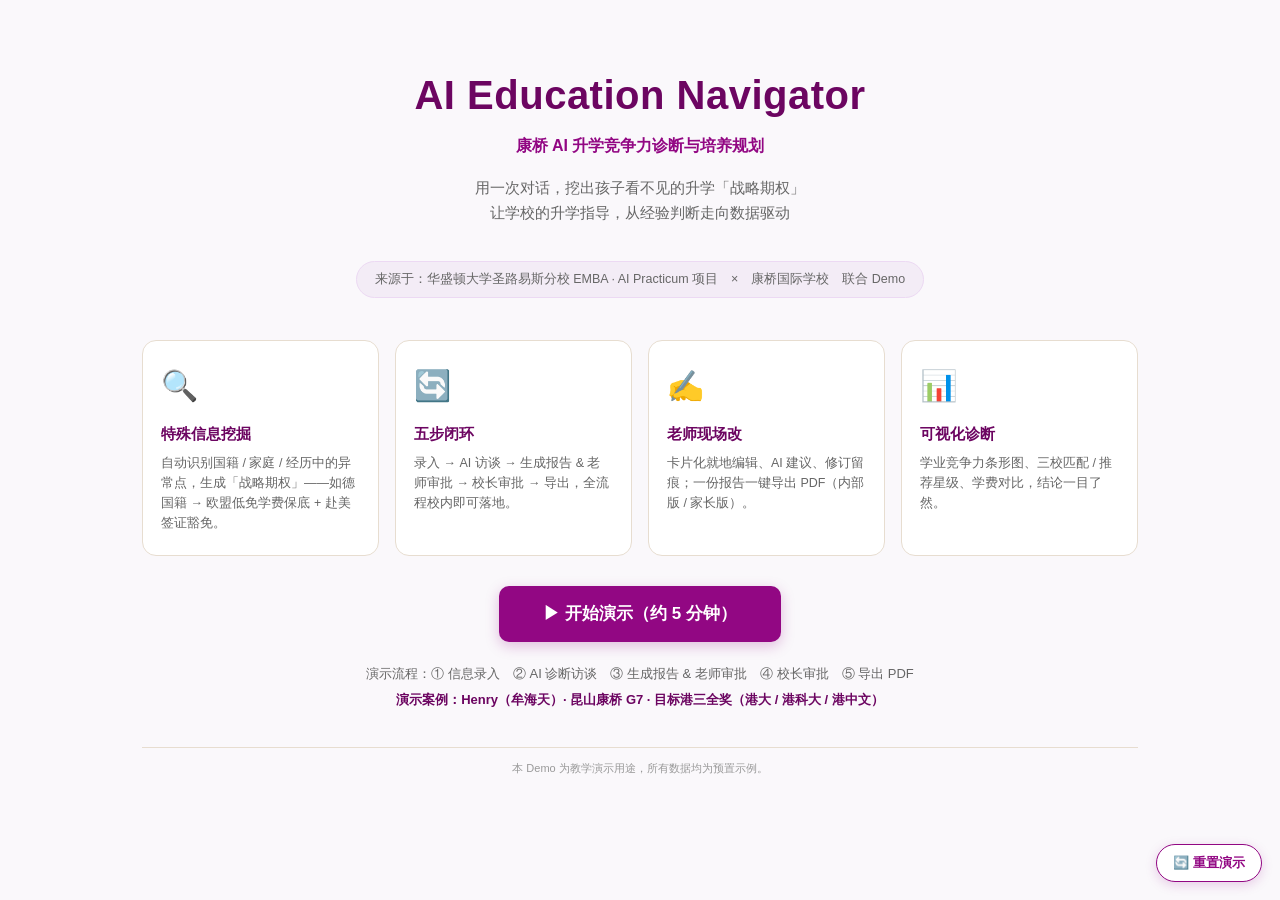
<file: demo/public/index.html>
<!DOCTYPE html>
<html lang="zh-CN">
<head>
<meta charset="UTF-8">
<meta name="viewport" content="width=device-width, initial-scale=1.0">
<title>AI Education Navigator · 康桥 AI 升学诊断 Demo</title>
<link rel="stylesheet" href="css/kangqiao.css">
<style>
.cover-wrap{max-width:1040px;margin:0 auto;padding:40px 22px 50px;}
.cover-hero{text-align:center;padding:24px 16px 8px;}
.brand{font-size:40px;font-weight:800;color:var(--kq-d);letter-spacing:.5px;margin:0;}
.brand-cn{font-size:16px;color:var(--kq);margin-top:8px;font-weight:600;}
.tagline{font-size:15px;color:var(--text-l);margin-top:16px;line-height:1.7;}
.source{display:inline-block;margin-top:20px;font-size:12.5px;color:var(--text-l);background:var(--soft);border:1px solid var(--soft-b);padding:8px 18px;border-radius:20px;}
.hl-grid{display:grid;grid-template-columns:repeat(4,1fr);gap:16px;margin:34px 0 8px;}
.hl-card{background:var(--card);border:1px solid var(--line);border-radius:14px;padding:22px 18px;transition:.15s;}
.hl-card:hover{border-color:var(--kq);box-shadow:0 6px 18px rgba(146,7,131,.10);}
.hl-emoji{font-size:30px;}
.hl-title{font-weight:700;color:var(--kq-d);margin:12px 0 8px;font-size:15px;}
.hl-desc{font-size:12.5px;color:var(--text-l);line-height:1.6;}
.cta-wrap{text-align:center;margin:30px 0 8px;}
.btn-lg{padding:15px 44px;font-size:17px;display:inline-block;background:var(--kq);color:#fff;border:none;border-radius:10px;cursor:pointer;text-decoration:none;font-weight:700;box-shadow:0 4px 14px rgba(146,7,131,.25);}
.btn-lg:hover{background:var(--kq-d);}
.flow-hint{text-align:center;font-size:13px;color:var(--text-l);margin:22px 0 6px;}
.case{text-align:center;font-size:13px;color:var(--kq-d);font-weight:600;margin-top:4px;}
footer{margin-top:36px;font-size:11px;color:#999;text-align:center;}
@media(max-width:820px){.hl-grid{grid-template-columns:repeat(2,1fr);}.brand{font-size:32px;}}
@media(max-width:480px){.hl-grid{grid-template-columns:1fr;}}
</style>
</head>
<body>
<div class="wrap cover-wrap">
  <div class="cover-hero">
    <h1 class="brand">AI Education Navigator</h1>
    <div class="brand-cn">康桥 AI 升学竞争力诊断与培养规划</div>
    <p class="tagline">用一次对话，挖出孩子看不见的升学「战略期权」<br>让学校的升学指导，从经验判断走向数据驱动</p>
    <div class="source">来源于：华盛顿大学圣路易斯分校 EMBA · AI Practicum 项目　×　康桥国际学校　联合 Demo</div>
  </div>

  <div class="hl-grid">
    <div class="hl-card">
      <div class="hl-emoji">🔍</div>
      <div class="hl-title">特殊信息挖掘</div>
      <div class="hl-desc">自动识别国籍 / 家庭 / 经历中的异常点，生成「战略期权」——如德国籍 → 欧盟低免学费保底 + 赴美签证豁免。</div>
    </div>
    <div class="hl-card">
      <div class="hl-emoji">🔄</div>
      <div class="hl-title">五步闭环</div>
      <div class="hl-desc">录入 → AI 访谈 → 生成报告 & 老师审批 → 校长审批 → 导出，全流程校内即可落地。</div>
    </div>
    <div class="hl-card">
      <div class="hl-emoji">✍️</div>
      <div class="hl-title">老师现场改</div>
      <div class="hl-desc">卡片化就地编辑、AI 建议、修订留痕；一份报告一键导出 PDF（内部版 / 家长版）。</div>
    </div>
    <div class="hl-card">
      <div class="hl-emoji">📊</div>
      <div class="hl-title">可视化诊断</div>
      <div class="hl-desc">学业竞争力条形图、三校匹配 / 推荐星级、学费对比，结论一目了然。</div>
    </div>
  </div>

  <div class="cta-wrap">
    <a class="btn-lg" href="input.html">▶ 开始演示（约 5 分钟）</a>
  </div>

  <div class="flow-hint">演示流程：① 信息录入　② AI 诊断访谈　③ 生成报告 & 老师审批　④ 校长审批　⑤ 导出 PDF</div>
  <div class="case">演示案例：Henry（牟海天）· 昆山康桥 G7 · 目标港三全奖（港大 / 港科大 / 港中文）</div>

  <footer>本 Demo 为教学演示用途，所有数据均为预置示例。</footer>
</div>
<button class="reset-fab" title="清空所有录入/审批数据并回到首页" onclick="if(confirm('确定重置演示数据？\n将清空录入、AI访谈、老师/校长审批等所有记录，并回到首页。')){['studentInput','teacherReportHTML','teacherNote','principalNote','principalSign','interviewResult','principalStatus','trails'].forEach(function(k){try{localStorage.removeItem(k);}catch(e){}});location.href='index.html';}">🔄 重置演示</button>
</body>
</html>
</file>
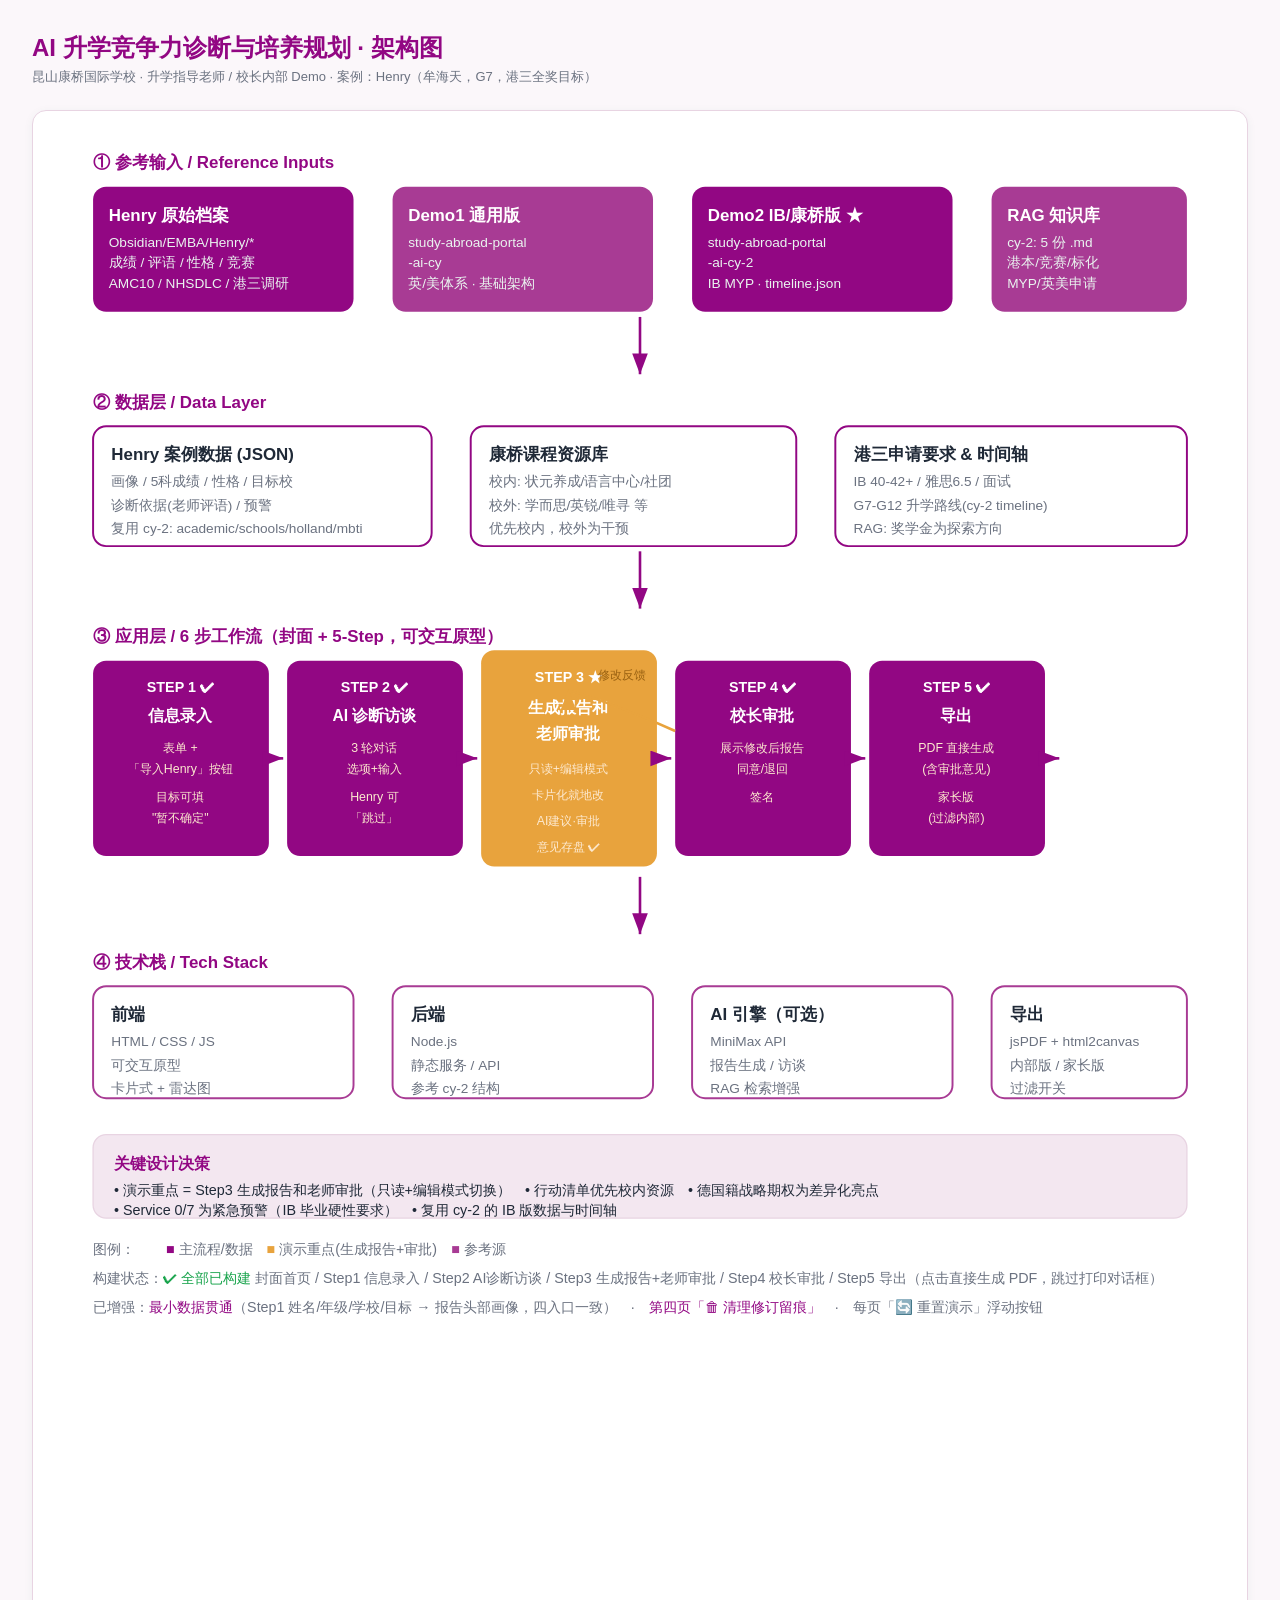
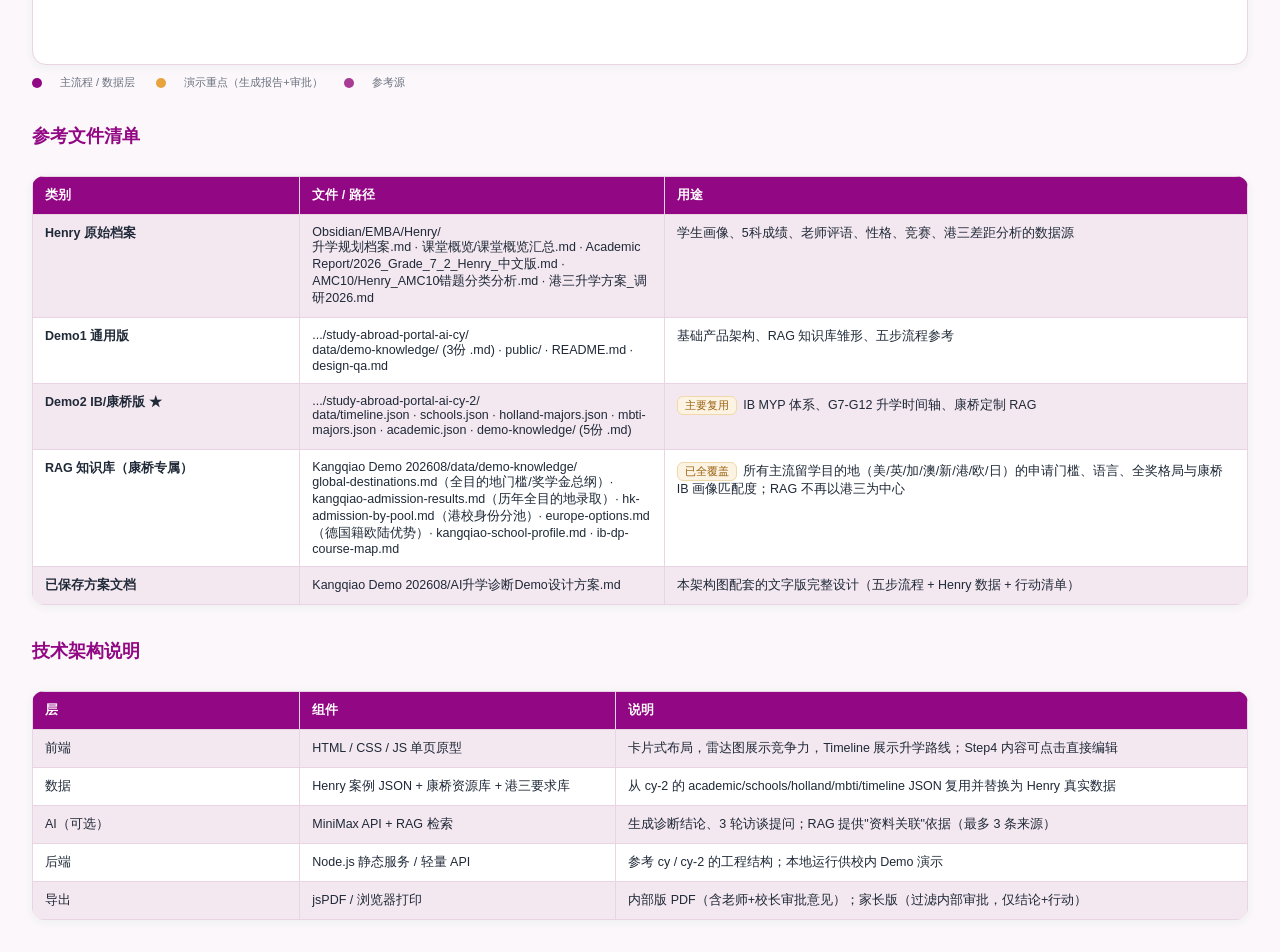
<file: AI升学诊断Demo_架构图.html>
<!DOCTYPE html>
<html lang="zh-CN">
<head>
<meta charset="UTF-8" />
<meta name="viewport" content="width=device-width, initial-scale=1.0" />
<title>AI 升学竞争力诊断与培养规划 · 架构图</title>
<style>
  :root{
    --green:#920783; --green-light:#F3E7F0; --green-mid:#6c0561;
    --amber:#E8A33D; --amber-light:#FDF3E3;
    --ink:#1F2937; --muted:#6B7280; --line:#E8D4E2;
    --bg:#FBF7FA;
  }
  *{box-sizing:border-box;font-family:-apple-system,"PingFang SC","Microsoft YaHei",sans-serif;}
  body{margin:0;background:var(--bg);color:var(--ink);padding:32px;}
  h1{color:var(--green);font-size:24px;margin:0 0 4px;}
  .sub{color:var(--muted);font-size:13px;margin-bottom:24px;}
  .diagram{background:#fff;border:1px solid var(--line);border-radius:14px;padding:8px;box-shadow:0 2px 10px rgba(15,110,86,.06);}
  svg{width:100%;height:auto;display:block;}
  .layer-title{font-size:13px;font-weight:700;fill:var(--green);}
  .box-title{font-size:13px;font-weight:700;fill:#fff;}
  .box-sub{font-size:10.5px;fill:#EAF4F0;}
  .box-title-d{font-size:13px;font-weight:700;fill:var(--ink);}
  .box-sub-d{font-size:10.5px;fill:var(--muted);}
  .step-num{font-size:11px;font-weight:700;fill:#fff;}
  .step-title{font-size:12px;font-weight:700;fill:#fff;}
  .step-sub{font-size:9.5px;fill:#FDE9CF;}
  table{width:100%;border-collapse:collapse;margin-top:28px;background:#fff;border-radius:12px;overflow:hidden;box-shadow:0 2px 10px rgba(15,110,86,.06);}
  th,td{border:1px solid var(--line);padding:10px 12px;font-size:12.5px;text-align:left;vertical-align:top;}
  th{background:var(--green);color:#fff;font-weight:600;}
  tr:nth-child(even){background:var(--green-light);}
  .tag{display:inline-block;background:var(--green-light);color:var(--green);border:1px solid var(--line);border-radius:6px;padding:1px 7px;font-size:11px;margin:2px 3px 0 0;}
  .tag.amber{background:var(--amber-light);color:#9A6212;border-color:#F0D8A8;}
  h2{color:var(--green);font-size:18px;margin:34px 0 10px;}
  .legend{font-size:11px;color:var(--muted);margin-top:10px;}
  .legend span{margin-right:18px;}
  .dot{display:inline-block;width:10px;height:10px;border-radius:50%;vertical-align:middle;margin-right:4px;}
</style>
</head>
<body>

<h1>AI 升学竞争力诊断与培养规划 · 架构图</h1>
<div class="sub">昆山康桥国际学校 · 升学指导老师 / 校长内部 Demo · 案例：Henry（牟海天，G7，港三全奖目标）</div>

<div class="diagram">
<svg viewBox="0 0 920 1180" xmlns="http://www.w3.org/2000/svg">
  <defs>
    <marker id="arrow" markerWidth="10" markerHeight="10" refX="8" refY="3" orient="auto" markerUnits="strokeWidth">
      <path d="M0,0 L8,3 L0,6 Z" fill="#920783"/>
    </marker>
    <marker id="arrowA" markerWidth="10" markerHeight="10" refX="8" refY="3" orient="auto" markerUnits="strokeWidth">
      <path d="M0,0 L8,3 L0,6 Z" fill="#E8A33D"/>
    </marker>
  </defs>

  <!-- ============ LAYER 0: 参考输入 ============ -->
  <text x="40" y="38" class="layer-title">① 参考输入 / Reference Inputs</text>
  <!-- card 1 -->
  <rect x="40" y="52" width="200" height="96" rx="10" fill="#920783"/>
  <text x="52" y="78" class="box-title">Henry 原始档案</text>
  <text x="52" y="98" class="box-sub">Obsidian/EMBA/Henry/*</text>
  <text x="52" y="114" class="box-sub">成绩 / 评语 / 性格 / 竞赛</text>
  <text x="52" y="130" class="box-sub">AMC10 / NHSDLC / 港三调研</text>
  <!-- card 2 -->
  <rect x="270" y="52" width="200" height="96" rx="10" fill="#a83b94"/>
  <text x="282" y="78" class="box-title">Demo1 通用版</text>
  <text x="282" y="98" class="box-sub">study-abroad-portal</text>
  <text x="282" y="114" class="box-sub">-ai-cy</text>
  <text x="282" y="130" class="box-sub">英/美体系 · 基础架构</text>
  <!-- card 3 -->
  <rect x="500" y="52" width="200" height="96" rx="10" fill="#920783"/>
  <text x="512" y="78" class="box-title">Demo2 IB/康桥版 ★</text>
  <text x="512" y="98" class="box-sub">study-abroad-portal</text>
  <text x="512" y="114" class="box-sub">-ai-cy-2</text>
  <text x="512" y="130" class="box-sub">IB MYP · timeline.json</text>
  <!-- card 4 -->
  <rect x="730" y="52" width="150" height="96" rx="10" fill="#a83b94"/>
  <text x="742" y="78" class="box-title">RAG 知识库</text>
  <text x="742" y="98" class="box-sub">cy-2: 5 份 .md</text>
  <text x="742" y="114" class="box-sub">港本/竞赛/标化</text>
  <text x="742" y="130" class="box-sub">MYP/英美申请</text>

  <!-- arrow L0 -> L1 -->
  <line x1="460" y1="152" x2="460" y2="196" stroke="#920783" stroke-width="2" marker-end="url(#arrow)"/>

  <!-- ============ LAYER 1: 数据层 ============ -->
  <text x="40" y="222" class="layer-title">② 数据层 / Data Layer</text>
  <rect x="40" y="236" width="260" height="92" rx="10" fill="#fff" stroke="#920783" stroke-width="1.5"/>
  <text x="54" y="262" class="box-title-d">Henry 案例数据 (JSON)</text>
  <text x="54" y="282" class="box-sub-d">画像 / 5科成绩 / 性格 / 目标校</text>
  <text x="54" y="300" class="box-sub-d">诊断依据(老师评语) / 预警</text>
  <text x="54" y="318" class="box-sub-d">复用 cy-2: academic/schools/holland/mbti</text>

  <rect x="330" y="236" width="250" height="92" rx="10" fill="#fff" stroke="#920783" stroke-width="1.5"/>
  <text x="344" y="262" class="box-title-d">康桥课程资源库</text>
  <text x="344" y="282" class="box-sub-d">校内: 状元养成/语言中心/社团</text>
  <text x="344" y="300" class="box-sub-d">校外: 学而思/英锐/唯寻 等</text>
  <text x="344" y="318" class="box-sub-d">优先校内，校外为干预</text>

  <rect x="610" y="236" width="270" height="92" rx="10" fill="#fff" stroke="#920783" stroke-width="1.5"/>
  <text x="624" y="262" class="box-title-d">港三申请要求 & 时间轴</text>
  <text x="624" y="282" class="box-sub-d">IB 40-42+ / 雅思6.5 / 面试</text>
  <text x="624" y="300" class="box-sub-d">G7-G12 升学路线(cy-2 timeline)</text>
  <text x="624" y="318" class="box-sub-d">RAG: 奖学金为探索方向</text>

  <!-- arrow L1 -> L2 -->
  <line x1="460" y1="332" x2="460" y2="376" stroke="#920783" stroke-width="2" marker-end="url(#arrow)"/>

  <!-- ============ LAYER 2: 应用层 6-Step ============ -->
  <text x="40" y="402" class="layer-title">③ 应用层 / 6 步工作流（封面 + 5-Step，可交互原型）</text>

  <!-- Step1 -->
  <rect x="40" y="416" width="135" height="150" rx="10" fill="#920783"/>
  <text x="107" y="440" text-anchor="middle" class="step-num">STEP 1 ✔</text>
  <text x="107" y="462" text-anchor="middle" class="step-title">信息录入</text>
  <text x="107" y="486" text-anchor="middle" class="step-sub">表单 +</text>
  <text x="107" y="502" text-anchor="middle" class="step-sub">「导入Henry」按钮</text>
  <text x="107" y="524" text-anchor="middle" class="step-sub">目标可填</text>
  <text x="107" y="540" text-anchor="middle" class="step-sub">"暂不确定"</text>

  <!-- Step2 -->
  <rect x="189" y="416" width="135" height="150" rx="10" fill="#920783"/>
  <text x="256" y="440" text-anchor="middle" class="step-num">STEP 2 ✔</text>
  <text x="256" y="462" text-anchor="middle" class="step-title">AI 诊断访谈</text>
  <text x="256" y="486" text-anchor="middle" class="step-sub">3 轮对话</text>
  <text x="256" y="502" text-anchor="middle" class="step-sub">选项+输入</text>
  <text x="256" y="524" text-anchor="middle" class="step-sub"> Henry 可</text>
  <text x="256" y="540" text-anchor="middle" class="step-sub">「跳过」</text>

  <!-- Step3 (合并生成报告+老师审批) ✔ 已构建 -->
  <rect x="338" y="408" width="135" height="166" rx="10" fill="#E8A33D"/>
  <text x="405" y="432" text-anchor="middle" class="step-num" fill="#7A4E00">STEP 3 ★</text>
  <text x="405" y="456" text-anchor="middle" class="step-title" fill="#7A4E00">生成报告和</text>
  <text x="405" y="476" text-anchor="middle" class="step-title" fill="#7A4E00">老师审批</text>
  <text x="405" y="502" text-anchor="middle" class="step-sub" fill="#7A4E00">只读+编辑模式</text>
  <text x="405" y="522" text-anchor="middle" class="step-sub" fill="#7A4E00">卡片化就地改</text>
  <text x="405" y="542" text-anchor="middle" class="step-sub" fill="#7A4E00">AI建议·审批</text>
  <text x="405" y="562" text-anchor="middle" class="step-sub" fill="#7A4E00">意见存盘 ✔</text>

  <!-- Step4 -->
  <rect x="487" y="416" width="135" height="150" rx="10" fill="#920783"/>
  <text x="554" y="440" text-anchor="middle" class="step-num">STEP 4 ✔</text>
  <text x="554" y="462" text-anchor="middle" class="step-title">校长审批</text>
  <text x="554" y="486" text-anchor="middle" class="step-sub">展示修改后报告</text>
  <text x="554" y="502" text-anchor="middle" class="step-sub">同意/退回</text>
  <text x="554" y="524" text-anchor="middle" class="step-sub">签名</text>

  <!-- Step5 -->
  <rect x="636" y="416" width="135" height="150" rx="10" fill="#920783"/>
  <text x="703" y="440" text-anchor="middle" class="step-num">STEP 5 ✔</text>
  <text x="703" y="462" text-anchor="middle" class="step-title">导出</text>
  <text x="703" y="486" text-anchor="middle" class="step-sub">PDF 直接生成</text>
  <text x="703" y="502" text-anchor="middle" class="step-sub">(含审批意见)</text>
  <text x="703" y="524" text-anchor="middle" class="step-sub">家长版</text>
  <text x="703" y="540" text-anchor="middle" class="step-sub">(过滤内部)</text>

  <!-- flow arrows between steps -->
  <line x1="175" y1="491" x2="186" y2="491" stroke="#920783" stroke-width="2" marker-end="url(#arrow)"/>
  <line x1="324" y1="491" x2="335" y2="491" stroke="#920783" stroke-width="2" marker-end="url(#arrow)"/>
  <line x1="473" y1="491" x2="484" y2="491" stroke="#920783" stroke-width="2" marker-end="url(#arrow)"/>
  <line x1="622" y1="491" x2="633" y2="491" stroke="#920783" stroke-width="2" marker-end="url(#arrow)"/>
  <line x1="771" y1="491" x2="782" y2="491" stroke="#920783" stroke-width="2" marker-end="url(#arrow)"/>

  <!-- feedback loop Step4 -> Step3 -->
  <path d="M487,470 C420,440 405,440 405,438" fill="none" stroke="#E8A33D" stroke-width="2" marker-end="url(#arrowA)"/>
  <text x="446" y="430" text-anchor="middle" font-size="9.5" fill="#9A6212">修改反馈</text>

  <!-- arrow L2 -> L3 -->
  <line x1="460" y1="582" x2="460" y2="626" stroke="#920783" stroke-width="2" marker-end="url(#arrow)"/>

  <!-- ============ LAYER 3: 技术栈 ============ -->
  <text x="40" y="652" class="layer-title">④ 技术栈 / Tech Stack</text>
  <rect x="40" y="666" width="200" height="86" rx="10" fill="#fff" stroke="#a83b94" stroke-width="1.5"/>
  <text x="54" y="692" class="box-title-d">前端</text>
  <text x="54" y="712" class="box-sub-d">HTML / CSS / JS</text>
  <text x="54" y="730" class="box-sub-d">可交互原型</text>
  <text x="54" y="748" class="box-sub-d">卡片式 + 雷达图</text>

  <rect x="270" y="666" width="200" height="86" rx="10" fill="#fff" stroke="#a83b94" stroke-width="1.5"/>
  <text x="284" y="692" class="box-title-d">后端</text>
  <text x="284" y="712" class="box-sub-d">Node.js</text>
  <text x="284" y="730" class="box-sub-d">静态服务 / API</text>
  <text x="284" y="748" class="box-sub-d">参考 cy-2 结构</text>

  <rect x="500" y="666" width="200" height="86" rx="10" fill="#fff" stroke="#a83b94" stroke-width="1.5"/>
  <text x="514" y="692" class="box-title-d">AI 引擎（可选）</text>
  <text x="514" y="712" class="box-sub-d">MiniMax API</text>
  <text x="514" y="730" class="box-sub-d">报告生成 / 访谈</text>
  <text x="514" y="748" class="box-sub-d">RAG 检索增强</text>

  <rect x="730" y="666" width="150" height="86" rx="10" fill="#fff" stroke="#a83b94" stroke-width="1.5"/>
  <text x="744" y="692" class="box-title-d">导出</text>
  <text x="744" y="712" class="box-sub-d">jsPDF + html2canvas</text>
  <text x="744" y="730" class="box-sub-d">内部版 / 家长版</text>
  <text x="744" y="748" class="box-sub-d">过滤开关</text>

  <!-- footer note -->
  <rect x="40" y="780" width="840" height="64" rx="10" fill="#F3E7F0" stroke="#E8D4E2"/>
  <text x="56" y="806" font-size="12" font-weight="700" fill="#920783">关键设计决策</text>
  <text x="56" y="826" font-size="11" fill="#1F2937">• 演示重点 = Step3 生成报告和老师审批（只读+编辑模式切换）　• 行动清单优先校内资源　• 德国籍战略期权为差异化亮点</text>
  <text x="56" y="842" font-size="11" fill="#1F2937">• Service 0/7 为紧急预警（IB 毕业硬性要求）　• 复用 cy-2 的 IB 版数据与时间轴</text>

  <text x="40" y="872" font-size="11" fill="#6B7280">图例：</text>
  <text x="96" y="872" font-size="11" fill="#6B7280"><tspan fill="#920783">■</tspan> 主流程/数据　<tspan fill="#E8A33D">■</tspan> 演示重点(生成报告+审批)　<tspan fill="#a83b94">■</tspan> 参考源</text>
  <text x="40" y="894" font-size="11" fill="#6B7280">构建状态：<tspan fill="#16A34A">✔ 全部已构建</tspan> 封面首页 / Step1 信息录入 / Step2 AI诊断访谈 / Step3 生成报告+老师审批 / Step4 校长审批 / Step5 导出（点击直接生成 PDF，跳过打印对话框）</text>
  <text x="40" y="916" font-size="11" fill="#6B7280">已增强：<tspan fill="#920783">最小数据贯通</tspan>（Step1 姓名/年级/学校/目标 → 报告头部画像，四入口一致）　·　<tspan fill="#920783">第四页「🗑 清理修订留痕」</tspan>　·　每页「🔄 重置演示」浮动按钮</text>
</svg>
</div>

<div class="legend">
  <span><span class="dot" style="background:#920783"></span>主流程 / 数据层</span>
  <span><span class="dot" style="background:#E8A33D"></span>演示重点（生成报告+审批）</span>
  <span><span class="dot" style="background:#a83b94"></span>参考源</span>
</div>

<h2>参考文件清单</h2>
<table>
  <tr><th style="width:22%">类别</th><th style="width:30%">文件 / 路径</th><th>用途</th></tr>
  <tr>
    <td><b>Henry 原始档案</b></td>
    <td><code>Obsidian/EMBA/Henry/</code><br>升学规划档案.md · 课堂概览/课堂概览汇总.md · Academic Report/2026_Grade_7_2_Henry_中文版.md · AMC10/Henry_AMC10错题分类分析.md · 港三升学方案_调研2026.md</td>
    <td>学生画像、5科成绩、老师评语、性格、竞赛、港三差距分析的数据源</td>
  </tr>
  <tr>
    <td><b>Demo1 通用版</b></td>
    <td><code>.../study-abroad-portal-ai-cy/</code><br>data/demo-knowledge/ (3份 .md) · public/ · README.md · design-qa.md</td>
    <td>基础产品架构、RAG 知识库雏形、五步流程参考</td>
  </tr>
  <tr>
    <td><b>Demo2 IB/康桥版 ★</b></td>
    <td><code>.../study-abroad-portal-ai-cy-2/</code><br>data/timeline.json · schools.json · holland-majors.json · mbti-majors.json · academic.json · demo-knowledge/ (5份 .md)</td>
    <td><span class="tag amber">主要复用</span> IB MYP 体系、G7-G12 升学时间轴、康桥定制 RAG</td>
  </tr>
  <tr>
    <td><b>RAG 知识库（康桥专属）</b></td>
    <td><code>Kangqiao Demo 202608/data/demo-knowledge/</code><br>
      global-destinations.md（全目的地门槛/奖学金总纲）· kangqiao-admission-results.md（历年全目的地录取）· hk-admission-by-pool.md（港校身份分池）· europe-options.md（德国籍欧陆优势）· kangqiao-school-profile.md · ib-dp-course-map.md</td>
    <td><span class="tag amber">已全覆盖</span> 所有主流留学目的地（美/英/加/澳/新/港/欧/日）的申请门槛、语言、全奖格局与康桥 IB 画像匹配度；RAG 不再以港三为中心</td>
  </tr>
  <tr>
    <td><b>已保存方案文档</b></td>
    <td><code>Kangqiao Demo 202608/AI升学诊断Demo设计方案.md</code></td>
    <td>本架构图配套的文字版完整设计（五步流程 + Henry 数据 + 行动清单）</td>
  </tr>
</table>

<h2>技术架构说明</h2>
<table>
  <tr><th style="width:22%">层</th><th style="width:26%">组件</th><th>说明</th></tr>
  <tr><td>前端</td><td>HTML / CSS / JS 单页原型</td><td>卡片式布局，雷达图展示竞争力，Timeline 展示升学路线；Step4 内容可点击直接编辑</td></tr>
  <tr><td>数据</td><td>Henry 案例 JSON + 康桥资源库 + 港三要求库</td><td>从 cy-2 的 academic/schools/holland/mbti/timeline JSON 复用并替换为 Henry 真实数据</td></tr>
  <tr><td>AI（可选）</td><td>MiniMax API + RAG 检索</td><td>生成诊断结论、3 轮访谈提问；RAG 提供"资料关联"依据（最多 3 条来源）</td></tr>
  <tr><td>后端</td><td>Node.js 静态服务 / 轻量 API</td><td>参考 cy / cy-2 的工程结构；本地运行供校内 Demo 演示</td></tr>
  <tr><td>导出</td><td>jsPDF / 浏览器打印</td><td>内部版 PDF（含老师+校长审批意见）；家长版（过滤内部审批，仅结论+行动）</td></tr>
</table>

</body>
</html>
</file>
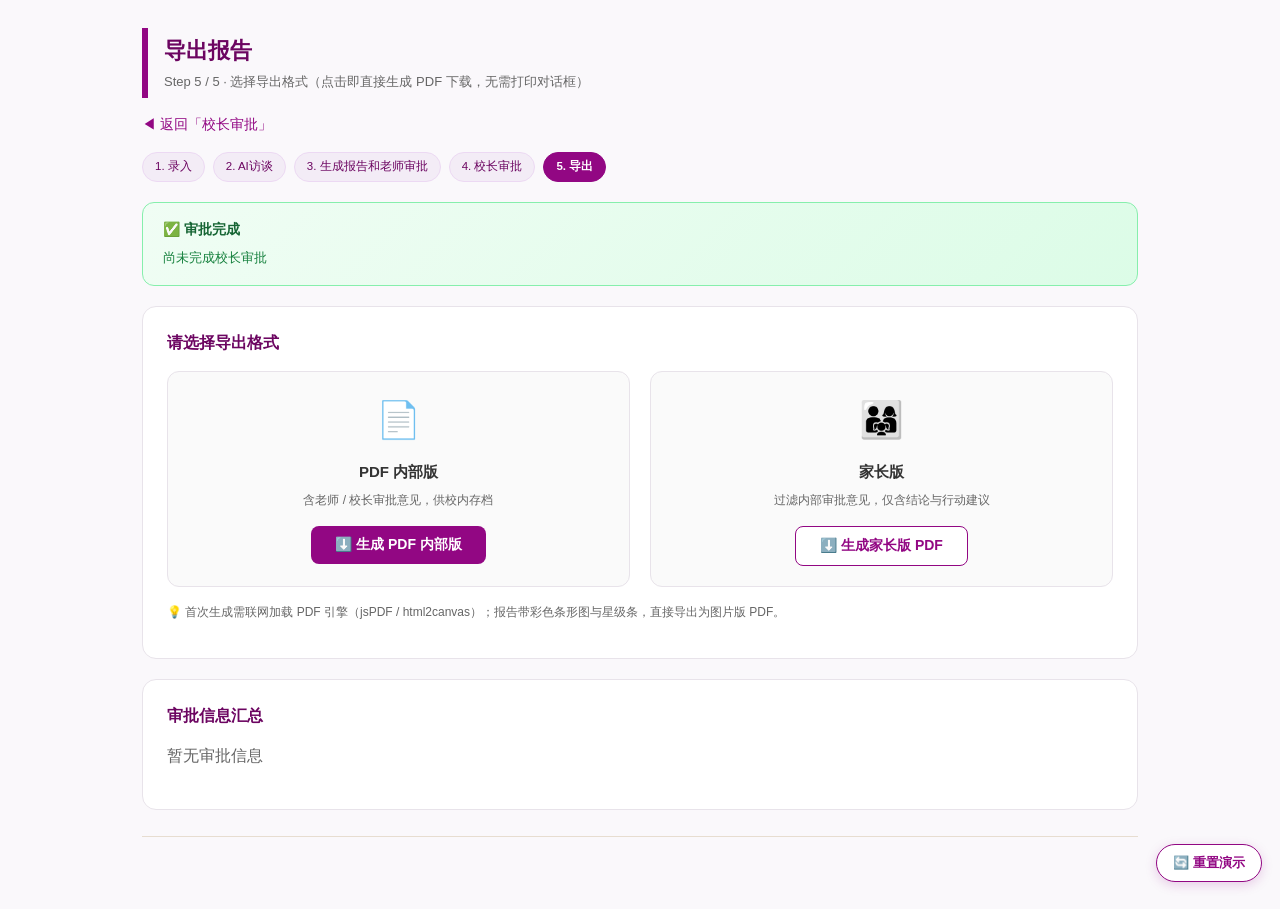
<file: demo/public/export.html>
<!DOCTYPE html>
<html lang="zh-CN">
<head>
<meta charset="UTF-8">
<meta name="viewport" content="width=device-width, initial-scale=1.0">
<title>康桥 AI 升学诊断 · 导出</title>
<link rel="stylesheet" href="css/kangqiao.css">
<style>
.export-wrap{max-width:1040px;margin:0 auto;padding:28px 22px 60px;}
.export-wrap > header.top{border-left:6px solid var(--kq);padding:6px 0 6px 16px;margin-bottom:8px;}
.export-wrap > header.top h1{margin:0;font-size:22px;color:var(--kq-d);}
.export-wrap > header.top p{margin:4px 0 0;color:var(--text-l);font-size:13px;}
.nav-links{display:flex;justify-content:space-between;margin:16px 0;}
.nav-links a{font-size:14px;color:var(--kq);text-decoration:none;font-weight:500;}
.status-bar{background:linear-gradient(135deg,#f0fdf4,#dcfce7);border:1px solid #86efac;border-radius:12px;padding:16px 20px;margin:20px 0;}
.status-bar h4{margin:0 0 8px;color:#166534;font-size:14px;}
.status-bar p{margin:0;color:#15803d;font-size:13px;}
.status-bar.warn{background:linear-gradient(135deg,#fef3c7,#fde68a);border-color:#f59e0b;}
.status-bar.warn h4{color:#b45309;}
.status-bar.warn p{color:#b45309;}
.export-card{background:#fff;border:1px solid #e8e3ea;border-radius:14px;padding:24px;margin-bottom:20px;}
.export-card h3{margin:0 0 16px;font-size:16px;color:var(--kq-d);}
.export-options{display:flex;gap:20px;flex-wrap:wrap;}
.export-option{flex:1;min-width:250px;background:#fafafa;border:1px solid #e8e3ea;border-radius:12px;padding:20px;text-align:center;}
.export-option .icon{font-size:36px;margin-bottom:12px;}
.export-option h4{margin:0 0 8px;font-size:15px;color:var(--text);}
.export-option p{font-size:12px;color:var(--text-l);margin:0 0 16px;}
.btn{padding:10px 24px;font-size:14px;display:inline-block;background:var(--kq);color:#fff;border:none;border-radius:8px;cursor:pointer;text-decoration:none;font-weight:600;}
.btn:hover{background:var(--kq-d);}
.btn.ghost{background:#fff;color:var(--kq);border:1px solid var(--kq);}
.btn.ghost:hover{background:var(--soft);}
.btn:disabled{opacity:.6;cursor:wait;}
.approval-box{background:#f3e7f0;border-left:4px solid var(--kq);padding:12px 16px;border-radius:0 8px 8px 0;margin:12px 0;}
.approval-box h4{margin:0 0 8px;color:var(--kq-d);font-size:13px;}
.approval-box p{margin:4px 0;font-size:12px;line-height:1.6;white-space:pre-wrap;}
/* 离屏 PDF 渲染容器：A4 宽 794px @96dpi */
#pdfSource{position:fixed;left:-10000px;top:0;width:794px;background:#fff;padding:24px;box-sizing:border-box;}
</style>
</head>
<body>
<div class="wrap export-wrap">
  <header class="top">
    <h1>导出报告</h1>
    <p>Step 5 / 5 · 选择导出格式（点击即直接生成 PDF 下载，无需打印对话框）</p>
  </header>

  <div class="nav-links">
    <a href="principal.html" class="back">◀ 返回「校长审批」</a>
    <span></span>
  </div>

  <div class="topnav" id="topnav"></div>

  <div class="status-bar" id="statusBar">
    <h4>✅ 审批完成</h4>
    <p id="statusText">校长已批准报告</p>
  </div>

  <div class="export-card">
    <h3>请选择导出格式</h3>
    <div class="export-options">
      <div class="export-option">
        <div class="icon">📄</div>
        <h4>PDF 内部版</h4>
        <p>含老师 / 校长审批意见，供校内存档</p>
        <button class="btn" id="btn-internal" onclick="generatePDF('internal')">⬇️ 生成 PDF 内部版</button>
      </div>
      <div class="export-option">
        <div class="icon">👨‍👩‍👧</div>
        <h4>家长版</h4>
        <p>过滤内部审批意见，仅含结论与行动建议</p>
        <button class="btn ghost" id="btn-parent" onclick="generatePDF('parent')">⬇️ 生成家长版 PDF</button>
      </div>
    </div>
    <p style="margin-top:16px;font-size:12px;color:var(--text-l);">💡 首次生成需联网加载 PDF 引擎（jsPDF / html2canvas）；报告带彩色条形图与星级条，直接导出为图片版 PDF。</p>
  </div>

  <div class="export-card">
    <h3>审批信息汇总</h3>
    <div id="approvalInfo"></div>
  </div>

  <footer></footer>
</div>

<!-- 离屏渲染容器：生成 PDF 时临时填充报告 HTML -->
<div id="pdfSource"></div>

<script src="js/henry-data.js"></script>
<script>
const steps = ['录入', 'AI访谈', '生成报告和老师审批', '校长审批', '导出'];
const active = 4;
document.getElementById('topnav').innerHTML = steps.map((s, i) =>
  `<span class="step ${i === active ? 'active' : ''}">${i + 1}. ${s}</span>`).join('');

const principalStatus = localStorage.getItem('principalStatus');
const principalNote = localStorage.getItem('principalNote');
const principalSign = localStorage.getItem('principalSign');
const teacherNote = localStorage.getItem('teacherNote');

if (principalStatus === 'approved') {
  document.getElementById('statusText').textContent = '校长已批准报告 ✓';
} else if (principalStatus === 'rejected') {
  document.getElementById('statusText').textContent = '报告已退回修改';
  const sb = document.getElementById('statusBar');
  sb.classList.add('warn');
  sb.querySelector('h4').textContent = '⚠️ 已退回修改';
} else {
  document.getElementById('statusText').textContent = '尚未完成校长审批';
}

let infoHtml = '';
if (teacherNote) infoHtml += `<div class="approval-box"><h4>📝 老师审批意见</h4><p>${teacherNote}</p></div>`;
if (principalNote) infoHtml += `<div class="approval-box"><h4>📝 校长审批意见</h4><p>${principalNote}</p></div>`;
if (principalSign) infoHtml += `<p style="font-size:12px;"><b>校长签名：</b>${principalSign}</p>`;
if (!infoHtml) infoHtml = '<p style="color:var(--text-l);">暂无审批信息</p>';
document.getElementById('approvalInfo').innerHTML = infoHtml;

/* ============ 报告 HTML 构建（复用 print-report 逻辑） ============ */
function buildReportHTML(isParent) {
  const H = window.applyInputOverride(window.HENRY);
  const esc = s => String(s).replace(/[&<>"]/g, c => ({'&':'&amp;','<':'&lt;','>':'&gt;','"':'&quot;'}[c]));
  function starPct(stars) {
    const full = (stars.match(/★/g) || []).length;
    const half = (stars.match(/½/g) || []).length;
    return Math.round(((full + half * 0.5) / 5) * 100);
  }
  function buildRoadmap(rm) {
    const n = rm.stages.length;
    const sx = i => 70 + 140 * i;
    const goalX = sx(n - 1) + 130;
    const W = goalX + 60, Hh = 210, y = 95;
    let nodes = '';
    rm.stages.forEach((st, i) => {
      const x = sx(i);
      const fill = st.current ? '#920783' : '#fff';
      const txtColor = st.current ? '#fff' : '#6c0561';
      nodes += `<circle cx="${x}" cy="${y}" r="28" fill="${fill}" stroke="#920783" stroke-width="3"/>`;
      nodes += `<text x="${x}" y="99" fill="${txtColor}" font-size="13" font-weight="700" text-anchor="middle">${esc(st.label)}</text>`;
      if (st.sub) nodes += `<text x="${x}" y="113" fill="${txtColor}" font-size="9" text-anchor="middle">${esc(st.sub)}</text>`;
      nodes += `<text x="${x}" y="148" fill="#333" font-size="11" text-anchor="middle">${esc(st.desc)}</text>`;
    });
    const g = rm.goal;
    nodes += `<circle cx="${goalX}" cy="${y}" r="36" fill="#55044c" stroke="#920783" stroke-width="3"/>`;
    nodes += `<text x="${goalX}" y="90" fill="#fff" font-size="20" text-anchor="middle">${g.emoji}</text>`;
    nodes += `<text x="${goalX}" y="108" fill="#fff" font-size="10" font-weight="700" text-anchor="middle">${esc(g.sub)}</text>`;
    nodes += `<text x="${goalX}" y="158" fill="#6c0561" font-size="11" font-weight="700" text-anchor="middle">${esc(g.main)}</text>`;
    nodes += `<text x="${goalX}" y="174" fill="#23ac38" font-size="10" font-weight="700" text-anchor="middle">${esc(g.note)}</text>`;
    return `<svg class="roadmap" viewBox="0 0 ${W} ${Hh}" xmlns="http://www.w3.org/2000/svg">
      <defs><linearGradient id="kqline" x1="0" y1="0" x2="1" y2="0">
        <stop offset="0%" stop-color="#920783"/><stop offset="100%" stop-color="#55044c"/></linearGradient></defs>
      <line x1="70" y1="${y}" x2="${goalX}" y2="${y}" stroke="url(#kqline)" stroke-width="4" stroke-dasharray="2 6" stroke-linecap="round"/>
      ${nodes}
    </svg>`;
  }

  const p = H.profile, s = H.summary, d = H.diagnosis, iv = H.intervention;
  const savedReport = localStorage.getItem('teacherReportHTML');
  let html = '';
  html += `<header style="border-left:6px solid #920783;padding:6px 0 6px 16px;margin-bottom:20px;">`;
  html += `<h1 style="margin:0;font-size:22px;color:#6c0561;">康桥 AI 升学诊断报告</h1>`;
  const goalText = p.chips.find(c=>c.k==='目标')?.v || '港三全奖';
  html += `<p style="margin:4px 0 0;color:#666;font-size:14px;">目标：${goalText}</p></header>`;
  html += `<!--BODY_START-->`;
  html += `<section class="sec"><h2>一、学生画像（所有信息）</h2>`;
  html += `<div class="chips">${p.chips.map(c=>`<span class="chip"><b>${esc(c.k)}</b> ${esc(c.v)}</span>`).join('')}</div>`;
  html += `<div class="chips" style="margin-top:14px;">${p.tags.map(t=>`<span class="chip">${esc(t)}</span>`).join('')}</div></section>`;
  html += `<section class="sec"><h2>二、材料提取信息总结</h2>`;
  html += `<div style="font-size:13px;color:#666;margin:10px 0 6px;">学业竞争力（MYP 1–7 量表）</div>`;
  p.academics.forEach(a => {
    html += `<div class="bar-row"><span class="lab">${esc(a.name)}</span><div class="bar-track"><div class="bar-fill ${a.low?'low':''}" style="width:${a.pct}%"></div></div><span class="bar-val">${a.score} / ${a.max}</span></div>`;
  });
  html += `<div class="tricards">`;
  ['green','red','de'].forEach(k => {
    const c = s.tri[k];
    html += `<div class="tcard ${k==='green'?'g':k==='red'?'r':'d'}"><h3>${esc(c.title)}</h3><ul>${c.items.map(i=>`<li>${esc(i)}</li>`).join('')}</ul></div>`;
  });
  html += `</div>`;
  html += `<div class="tq g"><h4>🟢 优点（引用老师评语）</h4><table>${s.strengths.map(r=>`<tr><td>${esc(r.dim)}</td><td>${esc(r.text)}</td></tr>`).join('')}</table></div>`;
  html += `<div class="tq r"><h4>🔴 改进点（引用老师评语）</h4><table>${s.weaknesses.map(r=>`<tr><td>${esc(r.dim)}</td><td>${esc(r.text)}</td></tr>`).join('')}</table></div></section>`;
  html += `<section class="sec"><h2>三、目标学校诊断</h2><p class="sub">三校星级对比 + 学费对比 ＋ 德国籍影响 ＋ 专业推荐 ＋ 奖学金可行性</p>`;
  let sbHtml = '';
  d.schools.forEach(sch => {
    sbHtml += `<div class="row"><span class="name">${esc(sch.name)}</span><div class="grp"><div class="meter"><span class="mlab">匹配</span><div class="mtrack"><div class="mfill" style="width:${starPct(sch.match)}%"></div></div><span class="stars">${esc(sch.match)}</span></div><div class="meter"><span class="mlab">推荐</span><div class="mtrack"><div class="mfill" style="width:${starPct(sch.rec)}%"></div></div><span class="stars">${esc(sch.rec)}</span></div></div></div>`;
  });
  html += `<div class="sb">${sbHtml}</div>`;
  html += `<div class="tu"><div style="font-size:13px;color:#666;margin-bottom:2px;">4 年总自费（无奖学金）</div>`;
  d.schools.forEach(sch => {
    html += `<div class="row"><span class="name">${esc(sch.name)}</span><div class="track"><div class="fill" style="width:${sch.pct}%"></div></div><span class="val">${esc(sch.tuition)}</span></div>`;
  });
  html += `</div>`;
  html += `<div class="kq-box"><h4>🇩🇪 德国籍对目标学校诊断的影响</h4><ul>${d.deImpact.map(x=>`<li ${x.conclusion?'class="de-conclusion"':''}><b>${esc(x.b)}</b>：${esc(x.t)}</li>`).join('')}</ul></div>`;
  html += `<div class="major"><div class="block-title">🎯 专业推荐</div><table><tr><th>推荐方向</th><th>对应专业</th><th>依据</th></tr>${d.majors.map(m=>`<tr ${m.warn?'class="warn"':''}><td>${esc(m.dir)}</td><td>${esc(m.major)}</td><td>${esc(m.basis)}</td></tr>`).join('')}</table></div>`;
  html += `<div class="stat">${d.scholarship.map(pp=>`<div class="schol-card ${pp.type}"><div class="schol-head"><span class="schol-badge ${pp.type}">${esc(pp.status)}</span><b>${esc(pp.title)}</b></div><div class="schol-why">${esc(pp.why)}</div><div class="schol-next"><b>建议：</b>${esc(pp.next)}</div></div>`).join('')}</div>`;
  html += `<div class="legend">${esc(d.starNote)}</div></section>`;
  html += `<section class="sec"><h2>四、干预手段</h2><p class="sub">表1 · 最终目标拆解（路线图）｜ 表2 · 本学期目标拆解与行动建议</p>`;
  html += `<div class="block-title">📍 最终目标拆解 · 成长路线图（G7 → G12 → 申请结果）</div>`;
  html += buildRoadmap(iv.roadmap);
  html += `<div class="legend">${esc(iv.roadmap.legend)}</div>`;
  html += `<div class="block-title" style="margin-top:22px;">🎯 本学期目标拆解与行动建议</div>`;
  html += `<table class="atbl"><tr><th>本学期目标</th><th>优先级</th><th>依据</th><th>校内</th><th>校外</th></tr>`;
  iv.actions.forEach(a => {
    html += `<tr><td>${esc(a.goal)}</td><td class="pri">${esc(a.pri)}</td><td>${esc(a.basis)}</td><td>${esc(a.inSchool)}</td><td class="${a.outSchool==='暂无信息'?'na':''}">${esc(a.outSchool)}</td></tr>`;
  });
  html += `</table></section>`;
  html += `<!--BODY_END-->`;
  const prNote = localStorage.getItem('principalNote');
  const prSign = localStorage.getItem('principalSign');
  if (!isParent && prNote) {
    html += `<section class="sec"><h2>审批信息</h2>`;
    html += `<div style="background:#f3e7f0;border-left:4px solid #920783;padding:12px 16px;border-radius:0 8px 8px 0;margin-bottom:12px;">`;
    html += `<h4 style="margin:0 0 8px;color:#6c0561;font-size:13px;">📝 校长审批意见</h4>`;
    html += `<p style="margin:0;font-size:12px;line-height:1.6;">${prNote.replace(/\n/g, '<br>')}</p></div>`;
    if (prSign) html += `<p style="font-size:12px;"><b>校长签名：</b>${prSign}</p>`;
    html += `</section>`;
  }
  html += `<footer style="margin-top:30px;padding-top:12px;border-top:1px solid #ddd;font-size:11px;color:#888;text-align:right;">生成时间：${new Date().toLocaleString('zh-CN')} | 康桥国际学校 AI 升学诊断系统</footer>`;

  let finalHtml = html;
  if (savedReport && savedReport.trim()) {
    finalHtml = html.replace(/<!--BODY_START-->[\s\S]*?<!--BODY_END-->/,
      '<!--BODY_START-->' + savedReport.replace(/ class="ed"/g, '').replace(/contenteditable="true"/g, '') + '<!--BODY_END-->');
  }
  finalHtml = finalHtml.replace(/<!--BODY_START-->|<!--BODY_END-->/g, '');
  if (isParent) {
    // 家长版：剔除老师内部审批意见（校长意见已在上方 isParent 分支排除），仅保留诊断与行动建议
    finalHtml = finalHtml.replace(/<section class="sec teacher-note-sec">[\s\S]*?<\/section>/g, '');
  }
  return finalHtml;
}

/* ============ 直接生成 PDF（跳过打印对话框） ============ */
let _libs = null;
function loadLibs() {
  if (_libs) return Promise.resolve(_libs);
  const cdn = [
    'https://cdnjs.cloudflare.com/ajax/libs/html2canvas/1.4.1/html2canvas.min.js',
    'https://cdnjs.cloudflare.com/ajax/libs/jspdf/2.5.1/jspdf.umd.min.js'
  ];
  return new Promise((resolve, reject) => {
    let i = 0;
    const next = () => {
      if (i >= cdn.length) {
        if (window.html2canvas && window.jspdf && window.jspdf.jsPDF) {
          _libs = { html2canvas: window.html2canvas, jsPDF: window.jspdf.jsPDF };
          resolve(_libs);
        } else reject(new Error('PDF 引擎加载失败'));
        return;
      }
      const sc = document.createElement('script');
      sc.src = cdn[i++];
      sc.onload = next;
      sc.onerror = () => reject(new Error('无法加载 PDF 引擎（请检查网络）'));
      document.head.appendChild(sc);
    };
    next();
  });
}

async function generatePDF(type) {
  const btn = document.getElementById('btn-' + type);
  const old = btn.innerHTML;
  btn.disabled = true;
  btn.innerHTML = '⏳ 生成中…';
  try {
    const { html2canvas, jsPDF } = await loadLibs();
    const isParent = type === 'parent';
    const src = document.getElementById('pdfSource');
    src.innerHTML = buildReportHTML(isParent);
    // 等待字体与布局稳定
    await new Promise(r => setTimeout(r, 300));
    const canvas = await html2canvas(src, { scale: 2, backgroundColor: '#ffffff', useCORS: true, logging: false });
    const imgData = canvas.toDataURL('image/jpeg', 0.92);
    const pdf = new jsPDF('p', 'mm', 'a4', { compression: 'DEFLATE' });
    const pageW = 210, pageH = 297;
    const imgW = pageW;
    const imgH = canvas.height * imgW / canvas.width;
    let heightLeft = imgH;
    let position = 0;
    pdf.addImage(imgData, 'JPEG', 0, position, imgW, imgH);
    heightLeft -= pageH;
    while (heightLeft > 0) {
      position = heightLeft - imgH; // 负偏移，逐页上移
      pdf.addPage();
      pdf.addImage(imgData, 'JPEG', 0, position, imgW, imgH);
      heightLeft -= pageH;
    }
    const fname = (isParent ? '康桥AI升学诊断报告_家长版' : '康桥AI升学诊断报告_内部版') + '.pdf';
    pdf.save(fname);
  } catch (e) {
    alert('PDF 生成失败：' + e.message);
  } finally {
    btn.disabled = false;
    btn.innerHTML = old;
  }
}
</script>
<button class="reset-fab" title="清空所有录入/审批数据并回到首页" onclick="if(confirm('确定重置演示数据？\n将清空录入、AI访谈、老师/校长审批等所有记录，并回到首页。')){['studentInput','teacherReportHTML','teacherNote','principalNote','principalSign','interviewResult','principalStatus','trails'].forEach(function(k){try{localStorage.removeItem(k);}catch(e){}});location.href='index.html';}">🔄 重置演示</button>
</body>
</html>
</file>
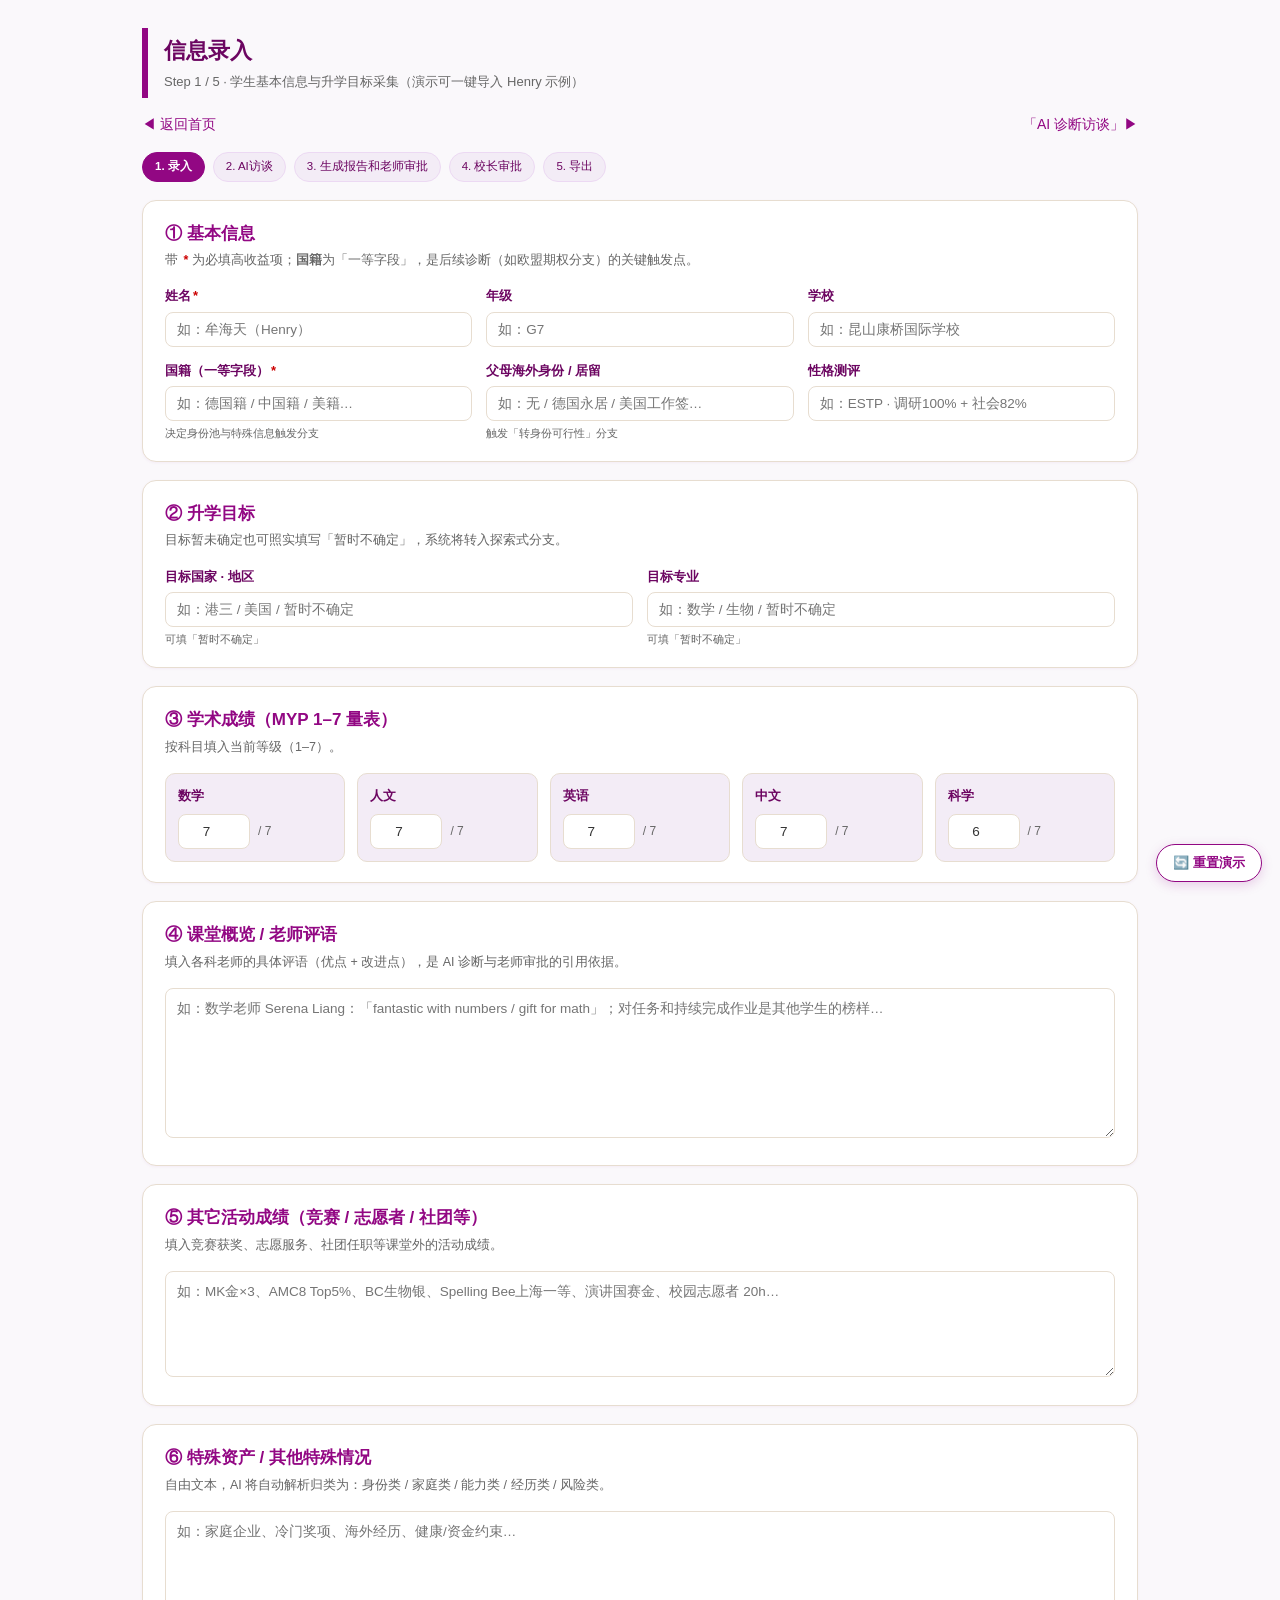
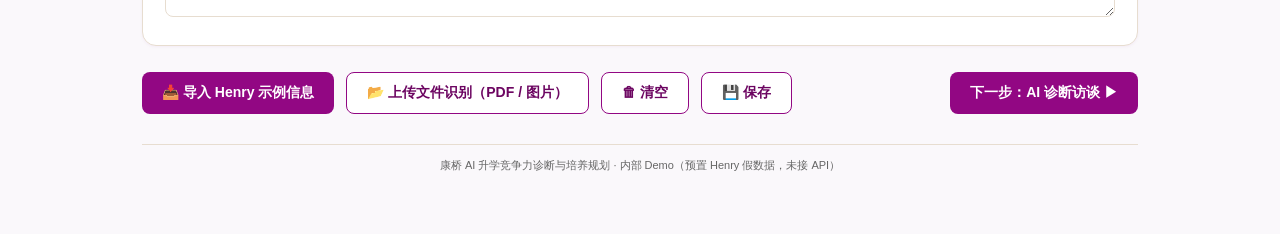
<file: demo/public/input.html>
<!DOCTYPE html>
<html lang="zh-CN">
<head>
<meta charset="UTF-8">
<meta name="viewport" content="width=device-width, initial-scale=1.0">
<title>康桥 AI 升学诊断 · 信息录入</title>
<link rel="stylesheet" href="css/kangqiao.css">
<style>
.nav-links{display:flex;justify-content:space-between;margin:16px 0;}
.nav-links a{font-size:14px;color:var(--kq);text-decoration:none;font-weight:500;}
.nav-links a:hover{text-decoration:underline;}

.req{color:var(--red);font-weight:700;margin-left:2px;}
.grid{display:grid;grid-template-columns:repeat(auto-fit,minmax(240px,1fr));gap:14px;margin-top:12px;}
.field{display:flex;flex-direction:column;gap:5px;}
.field label{font-size:13px;font-weight:600;color:var(--kq-d);}
.field small{font-size:11px;color:var(--text-l);line-height:1.4;}
input, textarea, select{width:100%;padding:9px 11px;border:1px solid var(--line);border-radius:8px;font-size:13.5px;font-family:inherit;background:#fff;color:var(--text);}
input:focus, textarea:focus, select:focus{outline:none;border-color:var(--kq);box-shadow:0 0 0 3px var(--soft);}
textarea{resize:vertical;line-height:1.6;}

.acad-grid{display:grid;grid-template-columns:repeat(auto-fit,minmax(150px,1fr));gap:12px;margin-top:12px;}
.acad-item{border:1px solid var(--line);border-radius:10px;padding:12px;background:var(--soft);}
.acad-item .nm{font-size:13px;font-weight:600;color:var(--kq-d);margin-bottom:8px;}
.acad-item .row{display:flex;align-items:center;gap:8px;}
.acad-item input{width:72px;text-align:center;}
.acad-item .mx{font-size:12px;color:var(--text-l);}

.actions{display:flex;flex-wrap:wrap;gap:12px;margin:26px 0 8px;}
.btn{padding:10px 20px;font-size:14px;display:inline-block;background:var(--kq);color:#fff;border:none;border-radius:8px;cursor:pointer;text-decoration:none;font-weight:600;font-family:inherit;transition:.15s;}
.btn:hover{background:var(--kq-d);}
.btn.ghost{background:#fff;color:var(--kq-d);border:1px solid var(--kq);}
.btn.ghost:hover{background:var(--soft);}
.saved-tip{font-size:13px;color:var(--green);font-weight:600;opacity:0;transition:.2s;}
.saved-tip.show{opacity:1;}
.load-status{font-size:13px;color:var(--kq-d);font-weight:600;align-self:center;}
.raw-details{margin:10px 0 4px;border:1px solid var(--line);border-radius:8px;padding:8px 12px;background:#fff;}
.raw-details summary{cursor:pointer;font-size:13px;color:var(--kq-d);font-weight:600;}
.raw-details pre{margin:10px 0 0;max-height:260px;overflow:auto;white-space:pre-wrap;word-break:break-word;font-size:12px;line-height:1.6;background:var(--soft);padding:10px;border-radius:6px;color:var(--text);}

footer{margin-top:30px;font-size:11px;color:var(--text-l);text-align:center;}
</style>
</head>
<body>
<div class="wrap">
  <header class="top">
    <h1>信息录入</h1>
    <p>Step 1 / 5 · 学生基本信息与升学目标采集（演示可一键导入 Henry 示例）</p>
  </header>

  <div class="nav-links">
    <a href="index.html" class="back">◀ 返回首页</a>
    <a href="interview.html" class="forward">「AI 诊断访谈」▶</a>
  </div>

  <div class="topnav" id="topnav"></div>

  <!-- ① 基本信息 -->
  <div class="sec">
    <h2>① 基本信息</h2>
    <p class="sub">带 <span class="req">*</span> 为必填高收益项；<b>国籍</b>为「一等字段」，是后续诊断（如欧盟期权分支）的关键触发点。</p>
    <div class="grid">
      <div class="field"><label>姓名<span class="req">*</span></label><input id="f_name" placeholder="如：牟海天（Henry）"></div>
      <div class="field"><label>年级</label><input id="f_grade" placeholder="如：G7"></div>
      <div class="field"><label>学校</label><input id="f_school" placeholder="如：昆山康桥国际学校"></div>
      <div class="field"><label>国籍（一等字段）<span class="req">*</span></label><input id="f_nationality" placeholder="如：德国籍 / 中国籍 / 美籍…"><small>决定身份池与特殊信息触发分支</small></div>
      <div class="field"><label>父母海外身份 / 居留</label><input id="f_parents" placeholder="如：无 / 德国永居 / 美国工作签…"><small>触发「转身份可行性」分支</small></div>
      <div class="field"><label>性格测评</label><input id="f_personality" placeholder="如：ESTP · 调研100% + 社会82%"></div>
    </div>
  </div>

  <!-- ② 升学目标 -->
  <div class="sec">
    <h2>② 升学目标</h2>
    <p class="sub">目标暂未确定也可照实填写「暂时不确定」，系统将转入探索式分支。</p>
    <div class="grid">
      <div class="field"><label>目标国家 · 地区</label><input id="f_target_countries" placeholder="如：港三 / 美国 / 暂时不确定"><small>可填「暂时不确定」</small></div>
      <div class="field"><label>目标专业</label><input id="f_target_major" placeholder="如：数学 / 生物 / 暂时不确定"><small>可填「暂时不确定」</small></div>
    </div>
  </div>

  <!-- ③ 学术成绩 -->
  <div class="sec">
    <h2>③ 学术成绩（MYP 1–7 量表）</h2>
    <p class="sub">按科目填入当前等级（1–7）。</p>
    <div id="acadGrid" class="acad-grid"></div>
  </div>

  <!-- ④ 课堂概览 / 老师评语 -->
  <div class="sec">
    <h2>④ 课堂概览 / 老师评语</h2>
    <p class="sub">填入各科老师的具体评语（优点 + 改进点），是 AI 诊断与老师审批的引用依据。</p>
    <textarea id="f_overview" rows="6" placeholder="如：数学老师 Serena Liang：「fantastic with numbers / gift for math」；对任务和持续完成作业是其他学生的榜样…"></textarea>
  </div>

  <!-- ⑤ 其它活动成绩 -->
  <div class="sec">
    <h2>⑤ 其它活动成绩（竞赛 / 志愿者 / 社团等）</h2>
    <p class="sub">填入竞赛获奖、志愿服务、社团任职等课堂外的活动成绩。</p>
    <textarea id="f_activities" rows="4" placeholder="如：MK金×3、AMC8 Top5%、BC生物银、Spelling Bee上海一等、演讲国赛金、校园志愿者 20h…"></textarea>
  </div>

  <!-- ⑥ 特殊资产 -->
  <div class="sec">
    <h2>⑥ 特殊资产 / 其他特殊情况</h2>
    <p class="sub">自由文本，AI 将自动解析归类为：身份类 / 家庭类 / 能力类 / 经历类 / 风险类。</p>
    <textarea id="f_special" rows="4" placeholder="如：家庭企业、冷门奖项、海外经历、健康/资金约束…"></textarea>
  </div>

  <div class="actions">
    <button class="btn" id="btnImport">📥 导入 Henry 示例信息</button>
    <button class="btn ghost" id="btnLoad">📂 上传文件识别（PDF / 图片）</button>
    <button class="btn ghost" id="btnClear">🗑 清空</button>
    <button class="btn ghost" id="btnSave">💾 保存</button>
    <span class="saved-tip" id="savedTip">✓ 已保存</span>
    <span class="load-status" id="loadStatus"></span>
    <a class="btn" id="btnNext" href="interview.html" style="margin-left:auto;">下一步：AI 诊断访谈 ▶</a>
  </div>
  <input type="file" id="fileInput" accept=".pdf,image/*" style="display:none;">
  <details class="raw-details" id="rawDetails" style="display:none;">
    <summary>查看识别原文（请核对，可手动调整字段）</summary>
    <pre id="rawBox"></pre>
  </details>

  <footer>康桥 AI 升学竞争力诊断与培养规划 · 内部 Demo（预置 Henry 假数据，未接 API）</footer>
</div>

<script src="js/henry-data.js"></script>
<script>
// —— 顶部 5 步导航 ——
const steps = ['录入', 'AI访谈', '生成报告和老师审批', '校长审批', '导出'];
const active = 0; // 本页 = 信息录入
document.getElementById('topnav').innerHTML = steps.map((s, i) =>
  `<span class="step ${i === active ? 'active' : ''}">${i + 1}. ${s}</span>`).join('');

const H = window.HENRY;
const $ = id => document.getElementById(id);
const v = (id, val) => { const el = $(id); if (el) el.value = val; };
const val = id => ($(id) ? $(id).value.trim() : '');

// —— 渲染学术成绩网格（从 HENRY 预置）——
const acadData = H.profile.academics;
const ag = $('acadGrid');
acadData.forEach((a, i) => {
  const d = document.createElement('div');
  d.className = 'acad-item';
  d.innerHTML = `<div class="nm">${a.name}</div><div class="row"><input type="number" min="1" max="7" id="acad_${i}" value="${a.score}"><span class="mx">/ ${a.max}</span></div>`;
  ag.appendChild(d);
});

// —— 导入 Henry 示例 ——
function importHenry() {
  const p = H.profile;
  v('f_name', p.chips[0].v);
  v('f_grade', 'G7');
  v('f_school', '昆山康桥国际学校');
  v('f_nationality', '德国籍');
  v('f_parents', '—');
  v('f_personality', p.chips[4].v);
  v('f_target_countries', '港三（港大 / 港科大 / 港中文）');
  v('f_target_major', '暂时不确定');
  p.academics.forEach((a, i) => v('acad_' + i, a.score));
  // ④ 课堂概览/老师评语：填入各科老师具体评语（优点 + 改进点）
  const tch = [
    ...H.summary.strengths.map(s => '【' + s.dim + '】' + s.text),
    ...H.summary.weaknesses.map(s => '【' + s.dim + '·改进点】' + s.text)
  ].join('\n');
  v('f_overview', tch);
  // ⑤ 其它活动成绩：填入竞赛/志愿者等成绩（与 IB 目标分等目标类信息区分开）
  v('f_activities', p.achievements.join('　'));
  v('f_special', '德国籍＝欧盟公民身份：可低/免学费就读德国、瑞士等欧洲顶尖大学；赴美读研不受部分针对中国籍学生的签证限制；申请港校免办港澳通行证与内地签注。');
}

// —— 清空 ——
function clearAll() {
  ['f_name','f_grade','f_school','f_nationality','f_parents','f_personality','f_target_countries','f_target_major','f_overview','f_activities','f_special']
    .forEach(id => v(id, ''));
  H.profile.academics.forEach((a, i) => v('acad_' + i, a.score));
}

// —— 保存（写入 localStorage，供后续步骤读取）——
function collect() {
  return {
    name: val('f_name'),
    grade: val('f_grade'),
    school: val('f_school'),
    nationality: val('f_nationality'),
    parents: val('f_parents'),
    personality: val('f_personality'),
    targetCountries: val('f_target_countries'),
    targetMajor: val('f_target_major'),
    academics: H.profile.academics.map((a, i) => ({ name: a.name, score: Number(val('acad_' + i)) || a.score, max: a.max })),
    overview: val('f_overview'),
    activities: val('f_activities'),
    special: val('f_special'),
    savedAt: new Date().toISOString()
  };
}
function save() {
  localStorage.setItem('studentInput', JSON.stringify(collect()));
  const tip = $('savedTip');
  tip.classList.add('show');
  setTimeout(() => tip.classList.remove('show'), 1800);
}

// —— 回填已保存数据 ——
function loadSaved() {
  const raw = localStorage.getItem('studentInput');
  if (!raw) return;
  try {
    const d = JSON.parse(raw);
    v('f_name', d.name); v('f_grade', d.grade); v('f_school', d.school);
    v('f_nationality', d.nationality); v('f_parents', d.parents); v('f_personality', d.personality);
    v('f_target_countries', d.targetCountries); v('f_target_major', d.targetMajor);
    v('f_overview', d.overview); v('f_activities', d.activities); v('f_special', d.special);
    if (Array.isArray(d.academics)) d.academics.forEach((a, i) => v('acad_' + i, a.score));
  } catch (e) { /* 忽略损坏数据 */ }
}

// —— 文件识别（PDF / 图片）：浏览器端 OCR + PDF 文本提取 ——
// 说明：零后端，识别引擎（PDF.js / Tesseract.js）按需从 CDN 懒加载，首次使用需联网下载中文模型（约数十秒）。
const PDF_URL = 'https://cdnjs.cloudflare.com/ajax/libs/pdf.js/3.11.174/pdf.min.js';
const PDF_WORKER_URL = 'https://cdnjs.cloudflare.com/ajax/libs/pdf.js/3.11.174/pdf.worker.min.js';
const TESS_URL = 'https://cdn.jsdelivr.net/npm/tesseract.js@5/dist/tesseract.min.js';
const acadIdx = {};
H.profile.academics.forEach((a, i) => { acadIdx[a.name] = i; });

function setStatus(msg){ const el = $('loadStatus'); if (el) el.textContent = msg; }

function loadScript(src){
  return new Promise((res, rej) => {
    if (document.querySelector('script[src="' + src + '"]')) return res();
    const s = document.createElement('script');
    s.src = src; s.onload = () => res(); s.onerror = () => rej(new Error('引擎加载失败：' + src));
    document.head.appendChild(s);
  });
}

let _ocr = null, _ocrLoading = null;
async function getOcr(){
  if (_ocr) return _ocr;
  if (_ocrLoading) return _ocrLoading;
  _ocrLoading = (async () => {
    await loadScript(TESS_URL);
    const w = await Tesseract.createWorker({ logger: m => {
      if (m.status === 'recognizing text') setStatus('识别中 ' + Math.round(m.progress * 100) + '%');
      else if (m.status === 'loading language traineddata') setStatus('下载中文识别模型 ' + Math.round(m.progress * 100) + '%');
    }});
    await w.loadLanguage('chi_sim+eng');
    await w.initialize('chi_sim+eng');
    _ocr = w; return w;
  })();
  return _ocrLoading;
}
async function ocrText(input){
  const w = await getOcr();
  const { data } = await w.recognize(input);
  return data.text;
}
async function extractPdfText(pdf){
  let t = '';
  for (let i = 1; i <= pdf.numPages; i++){
    const page = await pdf.getPage(i);
    const c = await page.getTextContent();
    t += c.items.map(it => it.str).join(' ') + '\n';
  }
  return t;
}
async function pdfToImages(pdf){
  const imgs = [];
  for (let i = 1; i <= pdf.numPages; i++){
    const page = await pdf.getPage(i);
    const vp = page.getViewport({ scale: 2 });
    const canvas = document.createElement('canvas');
    canvas.width = vp.width; canvas.height = vp.height;
    await page.render({ canvasContext: canvas.getContext('2d'), viewport: vp }).promise;
    imgs.push(canvas);
  }
  return imgs;
}
function parseToFields(text){
  const get = re => { const m = text.match(re); return m ? m[1].trim() : ''; };
  const f = {};
  f.name = get(/姓名[：: ]*([^\n，,。]+)/) || get(/名字[：: ]*([^\n，,。]+)/) || get(/Name[：: ]*([^\n]+)/i);
  f.grade = get(/年级[：: ]*(G?\d+)/i) || get(/Grade[：: ]*(\d+)/i);
  f.school = get(/学校[：: ]*([^\n，,。]+)/);
  f.nationality = get(/国籍[：: ]*([^\n，,。]+)/);
  f.parents = get(/父母[：: ]*([^\n，,。]+)/) || get(/海外身份[：: ]*([^\n，,。]+)/);
  f.personality = get(/性格[：: ]*([^\n，,。]+)/) || (text.match(/\b[A-Z]{4}\b/) ? text.match(/\b[A-Z]{4}\b/)[0] : '');
  f.targetCountries = get(/目标国家[：: ]*([^\n，,。]+)/) || get(/国家[·：: ]*([^\n，,。]+)/);
  f.targetMajor = get(/目标专业[：: ]*([^\n，,。]+)/) || get(/专业[：: ]*([^\n，,。]+)/);
  const acad = {};
  ['数学','人文','科学','英语','中文'].forEach(s => {
    const m = text.match(new RegExp(s + '[\\s：:]*([0-7])(?:\\s*[/／]\\s*7)?'));
    if (m) acad[s] = parseInt(m[1], 10);
  });
  f.acad = acad;
  const lines = text.split(/\n+/);
  f.overview = lines.filter(l => /老师/.test(l)).join('\n');
  f.activities = lines.filter(l => /[金银]奖|AMC|MK|Spelling|演讲|竞赛|志愿|Volunteer|Olympiad|一等奖|二等/i.test(l)).join('　');
  f.special = lines.filter(l => /德国|欧盟|护照|签证|身份|居留/i.test(l)).join('\n');
  return f;
}
function applyFields(f){
  if (f.name) v('f_name', f.name);
  if (f.grade) v('f_grade', f.grade);
  if (f.school) v('f_school', f.school);
  if (f.nationality) v('f_nationality', f.nationality);
  if (f.parents) v('f_parents', f.parents);
  if (f.personality) v('f_personality', f.personality);
  if (f.targetCountries) v('f_target_countries', f.targetCountries);
  if (f.targetMajor) v('f_target_major', f.targetMajor);
  if (f.overview) v('f_overview', f.overview);
  if (f.activities) v('f_activities', f.activities);
  if (f.special) v('f_special', f.special);
  if (f.acad) Object.entries(f.acad).forEach(([s, sc]) => { if (acadIdx[s] != null) v('acad_' + acadIdx[s], sc); });
}
function countFilled(f){
  let n = 0;
  ['name','grade','school','nationality','parents','personality','targetCountries','targetMajor','overview','activities','special'].forEach(k => { if (f[k]) n++; });
  if (f.acad && Object.keys(f.acad).length) n++;
  return n;
}
async function handleFile(file){
  if (!file) return;
  setStatus('正在加载识别引擎…');
  try {
    let text = '';
    const isPdf = file.type === 'application/pdf' || file.name.toLowerCase().endsWith('.pdf');
    if (isPdf) {
      await loadScript(PDF_URL);
      const pdfjsLib = window.pdfjsLib;
      if (!pdfjsLib.GlobalWorkerOptions.workerSrc) {
        const wres = await fetch(PDF_WORKER_URL);
        const wblob = new Blob([await wres.text()], { type: 'application/javascript' });
        pdfjsLib.GlobalWorkerOptions.workerSrc = URL.createObjectURL(wblob);
      }
      setStatus('读取 PDF 中…');
      const pdf = await pdfjsLib.getDocument({ data: await file.arrayBuffer() }).promise;
      text = await extractPdfText(pdf);
      if (text.replace(/\s/g, '').length < 20) {
        setStatus('PDF 为扫描件，逐页识别中…');
        const imgs = await pdfToImages(pdf);
        const parts = [];
        for (let i = 0; i < imgs.length; i++){
          parts.push(await ocrText(imgs[i]));
          setStatus('已识别 ' + (i + 1) + '/' + imgs.length + ' 页');
        }
        text = parts.join('\n');
      }
    } else {
      setStatus('识别图片中…');
      text = await ocrText(file);
    }
    const f = parseToFields(text);
    applyFields(f);
    const raw = $('rawBox'); raw.textContent = text;
    $('rawDetails').style.display = 'block';
    setStatus('✓ 识别完成，已填入 ' + countFilled(f) + ' 个字段，请核对后保存/修改');
  } catch (e) {
    console.error(e);
    setStatus('识别失败：' + (e.message || e) + '（可能需联网加载模型，或文件无法解析）');
  }
}

$('btnLoad').onclick = () => $('fileInput').click();
$('fileInput').addEventListener('change', e => { const f = e.target.files[0]; if (f) handleFile(f); e.target.value = ''; });

$('btnImport').onclick = importHenry;
$('btnClear').onclick = clearAll;
$('btnSave').onclick = save;
// 点「下一步」前先自动保存
$('btnNext').addEventListener('click', save);

loadSaved();
</script>
<button class="reset-fab" title="清空所有录入/审批数据并回到首页" onclick="if(confirm('确定重置演示数据？\n将清空录入、AI访谈、老师/校长审批等所有记录，并回到首页。')){['studentInput','teacherReportHTML','teacherNote','principalNote','principalSign','interviewResult','principalStatus','trails'].forEach(function(k){try{localStorage.removeItem(k);}catch(e){}});location.href='index.html';}">🔄 重置演示</button>
</body>
</html>
</file>
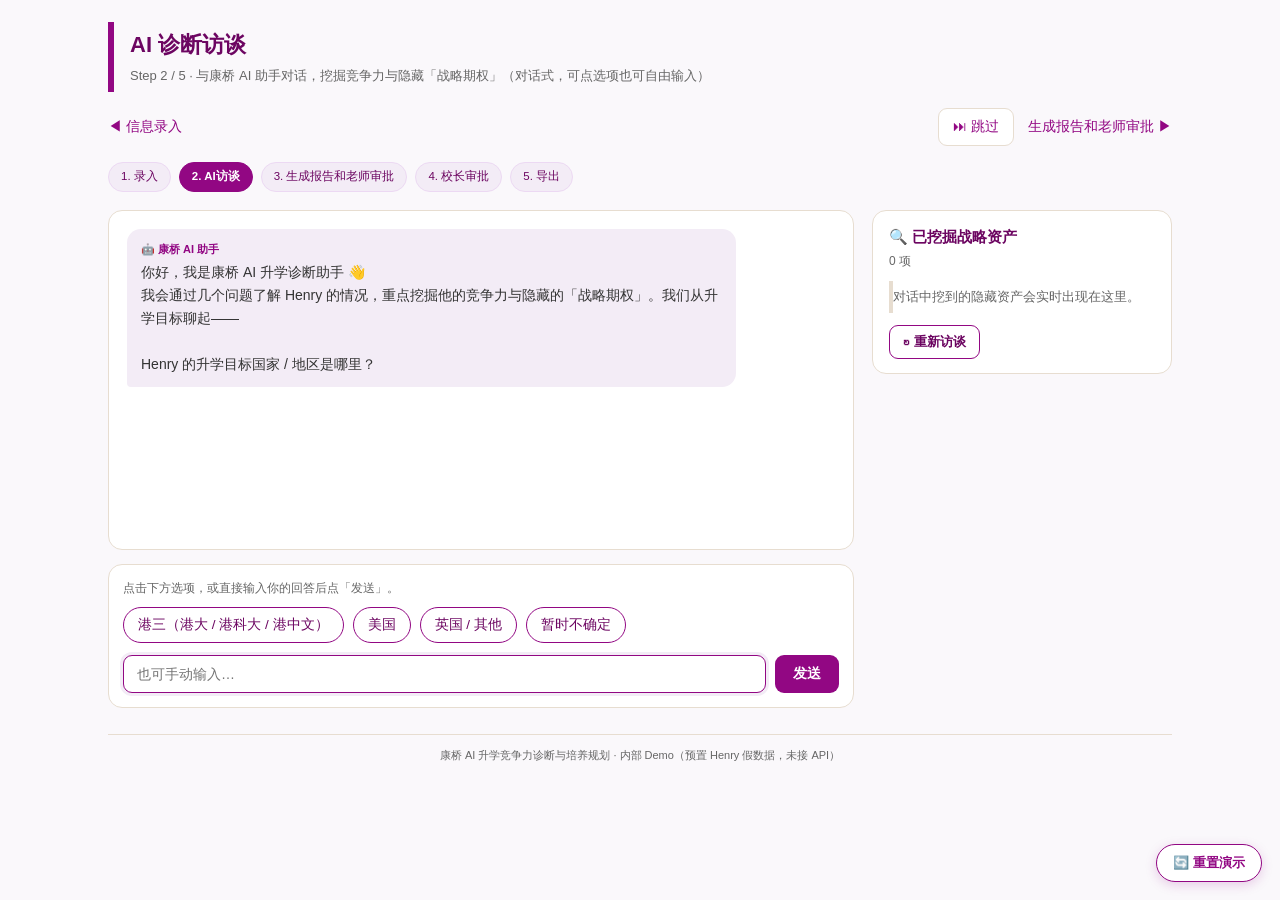
<file: demo/public/interview.html>
<!DOCTYPE html>
<html lang="zh-CN">
<head>
<meta charset="UTF-8">
<meta name="viewport" content="width=device-width, initial-scale=1.0">
<title>康桥 AI 升学诊断 · AI 诊断访谈</title>
<link rel="stylesheet" href="css/kangqiao.css">
<style>
.wrap{max-width:1100px;margin:0 auto;padding:22px 18px 40px;}
.top h1{font-size:24px;color:var(--kq-d);margin:0 0 4px;}
.top p{font-size:13px;color:var(--text-l);margin:0;}
.nav-links{display:flex;justify-content:space-between;align-items:center;margin:16px 0;gap:10px;}
.nav-links a{font-size:14px;color:var(--kq);text-decoration:none;font-weight:500;}
.nav-links a:hover{text-decoration:underline;}
.nav-right{display:flex;gap:14px;align-items:center;}
.btn-skip{font-size:13px;color:var(--text-l);background:#fff;border:1px solid var(--line);border-radius:9px;padding:7px 14px;cursor:pointer;font-family:inherit;text-decoration:none;transition:.12s;}
.btn-skip:hover{background:var(--soft);border-color:var(--kq);color:var(--kq-d);}

.chat-layout{display:flex;gap:18px;margin-top:8px;align-items:flex-start;}
.chat-col{flex:1 1 auto;min-width:0;}
.asset-col{flex:0 0 300px;position:sticky;top:14px;}

/* 聊天区 */
.chat{background:#fff;border:1px solid var(--line);border-radius:14px;padding:18px;min-height:340px;display:flex;flex-direction:column;gap:14px;}
.msg{max-width:86%;padding:11px 14px;border-radius:14px;font-size:14px;line-height:1.65;white-space:pre-wrap;word-break:break-word;}
.msg.ai{align-self:flex-start;background:var(--soft);color:var(--text);border-bottom-left-radius:4px;}
.msg.me{align-self:flex-end;background:var(--kq);color:#fff;border-bottom-right-radius:4px;}
.msg.ai .who{display:block;font-size:11px;color:var(--kq);font-weight:700;margin-bottom:3px;}

/* 输入区 */
.composer{margin-top:14px;background:#fff;border:1px solid var(--line);border-radius:14px;padding:14px;}
.opts{display:flex;flex-wrap:wrap;gap:9px;margin-bottom:12px;}
.opt{padding:8px 14px;border:1px solid var(--kq);border-radius:999px;background:#fff;color:var(--kq-d);font-size:13.5px;cursor:pointer;font-family:inherit;transition:.12s;user-select:none;}
.opt:hover{background:var(--soft);}
.opt.on{background:var(--kq);color:#fff;border-color:var(--kq);}
.opt.multi::before{content:"☐ ";opacity:.7;}
.opt.multi.on::before{content:"☑ ";}
.input-row{display:flex;gap:9px;}
.input-row input{flex:1;padding:10px 13px;border:1px solid var(--line);border-radius:9px;font-size:14px;font-family:inherit;background:#fff;color:var(--text);}
.input-row input:focus{outline:none;border-color:var(--kq);box-shadow:0 0 0 3px var(--soft);}
.btn{padding:10px 18px;font-size:14px;background:var(--kq);color:#fff;border:none;border-radius:9px;cursor:pointer;font-weight:600;font-family:inherit;white-space:nowrap;transition:.15s;}
.btn:hover{background:var(--kq-d);}
.btn.ghost{background:#fff;color:var(--kq-d);border:1px solid var(--kq);}
.btn.ghost:hover{background:var(--soft);}
.btn:disabled{opacity:.5;cursor:not-allowed;}
.hint{font-size:12px;color:var(--text-l);margin:0 0 10px;}

/* 资产面板 */
.asset-card{background:#fff;border:1px solid var(--line);border-radius:14px;padding:14px 16px;}
.asset-card h3{margin:0 0 4px;font-size:15px;color:var(--kq-d);}
.asset-card .cnt{font-size:12px;color:var(--text-l);margin-bottom:10px;}
.asset-list{display:flex;flex-direction:column;gap:9px;max-height:460px;overflow:auto;}
.asset{border-left:4px solid var(--kq);background:var(--soft);border-radius:0 8px 8px 0;padding:9px 11px;}
.asset .cat{display:inline-block;font-size:11px;font-weight:700;color:#fff;background:var(--kq);border-radius:4px;padding:1px 7px;margin-bottom:4px;}
.asset .ttl{font-size:13.5px;font-weight:700;color:var(--text);margin-bottom:2px;}
.asset .dt{font-size:12px;color:var(--text-l);line-height:1.55;}
.asset.empty{color:var(--text-l);background:transparent;border-left-color:var(--line);font-size:13px;padding:6px 0;}

footer{margin-top:26px;font-size:11px;color:var(--text-l);text-align:center;}

@media (max-width:820px){
  .chat-layout{flex-direction:column;}
  .asset-col{flex:1 1 auto;position:static;width:100%;}
}
</style>
</head>
<body>
<div class="wrap">
  <header class="top">
    <h1>AI 诊断访谈</h1>
    <p>Step 2 / 5 · 与康桥 AI 助手对话，挖掘竞争力与隐藏「战略期权」（对话式，可点选项也可自由输入）</p>
  </header>

  <div class="nav-links">
    <a href="input.html" class="back">◀ 信息录入</a>
    <div class="nav-right">
      <a href="report.html" class="btn-skip" title="跳过访谈，直接进入下一步">⏭ 跳过</a>
      <a href="report.html" class="forward">生成报告和老师审批 ▶</a>
    </div>
  </div>

  <div class="topnav" id="topnav"></div>

  <div class="chat-layout">
    <div class="chat-col">
      <div class="chat" id="chat"></div>
      <div class="composer" id="composer">
        <p class="hint" id="hint">点击下方选项，或直接输入你的回答。</p>
        <div class="opts" id="opts"></div>
        <div class="input-row">
          <input id="freeInput" type="text" placeholder="也可手动输入…" autocomplete="off">
          <button class="btn" id="btnSend">发送</button>
          <button class="btn ghost" id="btnContinue" style="display:none;">继续 ▶</button>
        </div>
      </div>
    </div>

    <div class="asset-col">
      <div class="asset-card">
        <h3>🔍 已挖掘战略资产</h3>
        <div class="cnt" id="assetCnt">0 项</div>
        <div class="asset-list" id="assetList">
          <div class="asset empty">对话中挖到的隐藏资产会实时出现在这里。</div>
        </div>
        <div style="margin-top:12px;display:flex;gap:8px;flex-wrap:wrap;">
          <button class="btn ghost" id="btnRestart" style="font-size:13px;padding:7px 13px;">↻ 重新访谈</button>
        </div>
      </div>
    </div>
  </div>

  <footer>康桥 AI 升学竞争力诊断与培养规划 · 内部 Demo（预置 Henry 假数据，未接 API）</footer>
</div>

<script src="js/henry-data.js"></script>
<script>
// —— 顶部 5 步导航 ——
const steps = ['录入', 'AI访谈', '生成报告和老师审批', '校长审批', '导出'];
const active = 1; // 本页 = AI 诊断访谈
document.getElementById('topnav').innerHTML = steps.map((s, i) =>
  `<span class="step ${i === active ? 'active' : ''}">${i + 1}. ${s}</span>`).join('');

const H = window.HENRY;
const $ = id => document.getElementById(id);

// —— 资产收集 ——
const CAT_COLOR = { '身份类':'#920783', '能力类':'#6c8e2e', '经历类':'#2e7ea6', '家庭类':'#b06a00', '风险类':'#b0303a' };
let assets = [];
function addAsset(cat, title, detail) {
  if (assets.find(a => a.title === title)) return;
  assets.push({ cat, title, detail });
  renderAssets();
  saveState();
}
function renderAssets() {
  $('assetCnt').textContent = assets.length + ' 项';
  const box = $('assetList');
  if (!assets.length) {
    box.innerHTML = '<div class="asset empty">对话中挖到的隐藏资产会实时出现在这里。</div>';
    return;
  }
  box.innerHTML = assets.map(a => {
    const c = CAT_COLOR[a.cat] || 'var(--kq)';
    return `<div class="asset" style="border-left-color:${c}">
      <span class="cat" style="background:${c}">${a.cat}</span>
      <div class="ttl">${a.title}</div>
      <div class="dt">${a.detail}</div>
    </div>`;
  }).join('');
}
function saveState() {
  localStorage.setItem('interviewResult', JSON.stringify({ assets, savedAt: new Date().toISOString() }));
}

// —— 会话图（节点式，根据回答动态追问）——
const NODES = {
  start: {
    ai: "你好，我是康桥 AI 升学诊断助手 👋\n我会通过几个问题了解 Henry 的情况，重点挖掘他的竞争力与隐藏的「战略期权」。我们从升学目标聊起——",
    q: "Henry 的升学目标国家 / 地区是哪里？",
    options: ["港三（港大 / 港科大 / 港中文）", "美国", "英国 / 其他", "暂时不确定"],
    next: (a) => {
      const t = a.toLowerCase();
      if (t.includes('美')) addAsset('能力类', '赴美签证保护', '美国方向：德 / 欧盟公民申请美国顶尖理工院校可豁免 PP 10043 对中国籍研究生的签证限制。');
      if (t.includes('不确定') || t.includes('没想') || t.includes('不知道')) addAsset('风险类', '目标待探索', '目标暂不确定 → 系统转入探索式诊断，优先补齐画像、再匹配方向。');
      return 'nationality';
    }
  },
  nationality: {
    ai: "明白。身份背景对「战略期权」非常关键，这也是康桥诊断区别于通用工具的核心。",
    q: "Henry 的国籍 / 公民身份是？",
    options: ["德国籍（欧盟公民）", "中国籍", "其他国籍"],
    prefillFrom: 'nationality',
    next: (a) => {
      const t = a.toLowerCase();
      if (t.includes('德') || t.includes('eu') || t.includes('欧盟')) {
        addAsset('身份类', '德国籍 = 欧盟公民身份', '将来可低学费甚至免学费就读德国、瑞士等欧洲顶尖大学（TUM / ETH / TU Delft），为港三全奖之外多留一条稳妥后路。');
        return 'eu_deep';
      }
      return 'activities';
    }
  },
  eu_deep: {
    ai: "太好了——德国籍是 Henry 的关键差异化资产 🇩🇪\n它不仅能打开欧洲近乎免学费的保底通道，还在多处降低风险。我想再确认一点：",
    q: "除了德国，家庭是否还有其他欧盟 / 欧洲联系？（可多选，也可跳过）",
    multi: true,
    options: ["德语流利", "曾在欧洲居住 / 生活", "无其它欧洲联系", "跳过本问"],
    next: (sel) => {
      if (sel.includes('德语')) addAsset('能力类', '德语能力', '德语流利 → 可直接申请德语区顶尖大学（如 TUM 德语授课项目），选择面更广。');
      if (sel.includes('欧洲居住')) addAsset('经历类', '欧洲生活经历', '曾在欧洲居住 → 对欧陆文化 / 体系更熟悉，文书与面试有真实素材。');
      return 'activities';
    }
  },
  activities: {
    ai: "接下来聊聊课堂之外的亮点——竞赛、志愿、社团、家庭资源等都能成为差异化素材。",
    q: "Henry 有哪些突出的课外活动 / 成就？（可多选）",
    multi: true,
    options: ["竞赛获奖", "志愿服务 / 公益", "家庭企业 / 资源", "双文化 / 海外经历", "领导力 / 社团"],
    next: (sel) => {
      if (sel.includes('竞赛')) addAsset('经历类', '竞赛硬实力', 'MK金×3 / AMC8 Top5% / BC生物全球银 / Spelling Bee 上海一等 / 演讲国赛金——数理 + 表达双线突出。');
      if (sel.includes('志愿')) addAsset('经历类', '志愿服务', 'Service as Action / 志愿公益经历 → 补强 CAS 与领导力叙事（注：当前 Service 0/7 为全奖硬伤，需尽快补足）。');
      if (sel.includes('家庭')) addAsset('家庭类', '家庭资源', '家庭企业 / 资源可作为背景支撑与潜在项目素材。');
      if (sel.includes('双文化')) addAsset('经历类', '双文化背景', '中德双文化背景 → 国际化叙事优势，契合港校双语书院制。');
      if (sel.includes('领导力')) addAsset('能力类', '领导力', '社团 / 领导力经历 → 强化全人画像。');
      return sel.includes('竞赛') ? 'competition_deep' : 'wrapup';
    }
  },
  competition_deep: {
    ai: "竞赛是 Henry 很强的亮点，我想挖得更具体一点，方便后面匹配专业方向。",
    q: "他最突出的竞赛 / 奖项有哪些？（可多选，也可直接输入）",
    multi: true,
    options: ["MK 数学金×3", "AMC8 Top5%", "BC 生物全球银", "Spelling Bee 上海一等", "演讲国赛金"],
    next: (sel) => {
      if (sel.length) addAsset('经历类', '竞赛明细', '突出竞赛：' + sel.join('、'));
      return 'wrapup';
    }
  },
  wrapup: {
    summary: true,
    ai: "已经收集得差不多啦！基于对话，我帮 Henry 挖到了以下「隐藏战略资产」👇\n左侧面板是实时清单，右上「生成报告和老师审批 ▶」可进入下一步。\n如需调整，点「↻ 重新访谈」即可重来。"
  }
};

// —— 引擎 ——
let current = 'start';
let multiSel = [];

function pushBubble(role, text) {
  const chat = $('chat');
  const d = document.createElement('div');
  d.className = 'msg ' + role;
  if (role === 'ai') d.innerHTML = '<span class="who">🤖 康桥 AI 助手</span>' + escapeHtml(text);
  else d.textContent = text;
  chat.appendChild(d);
  chat.scrollTop = chat.scrollHeight;
}
function escapeHtml(s){ return s.replace(/[&<>]/g, c => ({'&':'&amp;','<':'&lt;','>':'&gt;'}[c])); }

function renderNode(id) {
  current = id;
  const node = NODES[id];
  multiSel = [];
  const optsBox = $('opts');
  const hint = $('hint');
  const sendBtn = $('btnSend');
  const contBtn = $('btnContinue');
  const input = $('freeInput');

  if (node.summary) {
    pushBubble('ai', node.ai);
    optsBox.innerHTML = '';
    hint.textContent = '访谈完成，可进入下一步或重新访谈。';
    sendBtn.style.display = 'none';
    contBtn.style.display = 'none';
    input.style.display = 'none';
    return;
  }

  pushBubble('ai', node.ai + '\n\n' + node.q);

  // 选项
  optsBox.innerHTML = '';
  (node.options || []).forEach(label => {
    const b = document.createElement('button');
    b.className = 'opt' + (node.multi ? ' multi' : '');
    b.textContent = label;
    b.onclick = () => onOptionClick(node, label, b);
    optsBox.appendChild(b);
  });

  // 输入区状态
  input.style.display = '';
  input.value = '';
  if (node.prefillNote) hint.textContent = node.prefillNote + ' ' + hint.textContent;
  if (node.multi) {
    hint.textContent = '可点选多个选项（再次点击取消），也可手动输入；选完后点「继续 ▶」。';
    sendBtn.style.display = 'none';
    contBtn.style.display = '';
  } else {
    hint.textContent = '点击下方选项，或直接输入你的回答后点「发送」。';
    sendBtn.style.display = '';
    contBtn.style.display = 'none';
  }
  input.focus();
}

function onOptionClick(node, label, btn) {
  if (node.multi) {
    const i = multiSel.indexOf(label);
    if (i >= 0) { multiSel.splice(i, 1); btn.classList.remove('on'); }
    else { multiSel.push(label); btn.classList.add('on'); }
  } else {
    pushBubble('me', label);
    const nextId = node.next(label);
    if (nextId) renderNode(nextId);
  }
}

function onSend() {
  const node = NODES[current];
  if (node.multi) return; // 多选节点用「继续」
  const v = $('freeInput').value.trim();
  if (!v) return;
  pushBubble('me', v);
  $('freeInput').value = '';
  const nextId = node.next(v);
  if (nextId) renderNode(nextId);
}

function onContinue() {
  const node = NODES[current];
  if (!node.multi) return;
  const typed = $('freeInput').value.trim();
  const sel = multiSel.slice();
  if (typed && !sel.includes(typed)) sel.push(typed);
  $('freeInput').value = '';
  const nextId = node.next(sel);
  if (nextId) renderNode(nextId);
}

$('btnSend').onclick = onSend;
$('btnContinue').onclick = onContinue;
$('freeInput').addEventListener('keydown', e => { if (e.key === 'Enter') { e.preventDefault(); NODES[current].multi ? onContinue() : onSend(); } });
$('btnRestart').onclick = () => {
  assets = [];
  renderAssets();
  saveState();
  $('chat').innerHTML = '';
  renderNode('start');
};

// —— 初始化：回填 Step1 国籍、载入历史资产 ——
function init() {
  try {
    const raw = localStorage.getItem('interviewResult');
    if (raw) {
      const d = JSON.parse(raw);
      if (Array.isArray(d.assets)) { assets = d.assets; renderAssets(); }
    }
  } catch (e) {}

  // 若 Step1 已录入国籍，预填到 nationality 节点选项提示（不自动作答，仅作上下文）
  let step1 = null;
  try { step1 = JSON.parse(localStorage.getItem('studentInput') || 'null'); } catch (e) {}
  if (step1 && step1.nationality) {
    const nat = NODES.nationality;
    nat.prefillNote = '（已从「信息录入」读到国籍：' + step1.nationality + '）';
  }

  renderAssets();
  // 有历史资产则直接展示汇总，否则从头开始
  if (assets.length) renderNode('wrapup');
  else renderNode('start');
}
init();
</script>
<button class="reset-fab" title="清空所有录入/审批数据并回到首页" onclick="if(confirm('确定重置演示数据？\n将清空录入、AI访谈、老师/校长审批等所有记录，并回到首页。')){['studentInput','teacherReportHTML','teacherNote','principalNote','principalSign','interviewResult','principalStatus','trails'].forEach(function(k){try{localStorage.removeItem(k);}catch(e){}});location.href='index.html';}">🔄 重置演示</button>
</body>
</html>
</file>
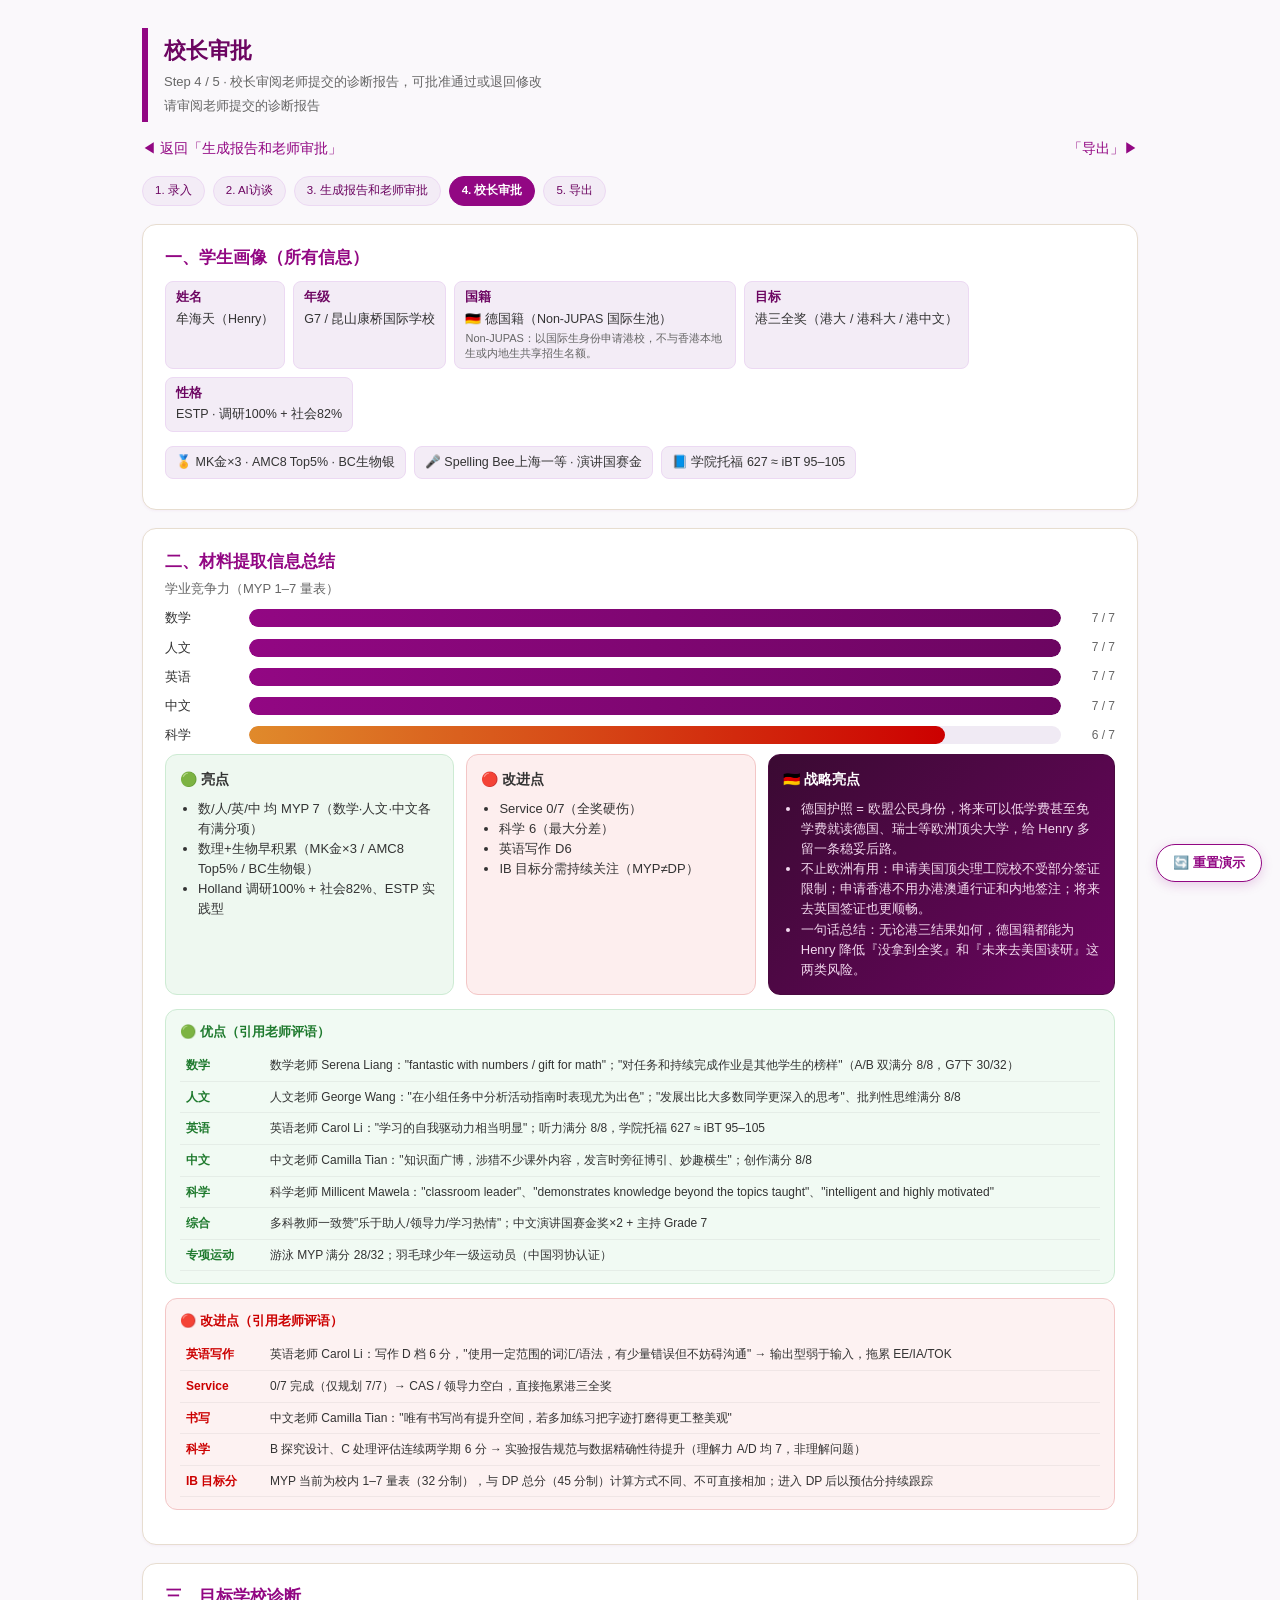
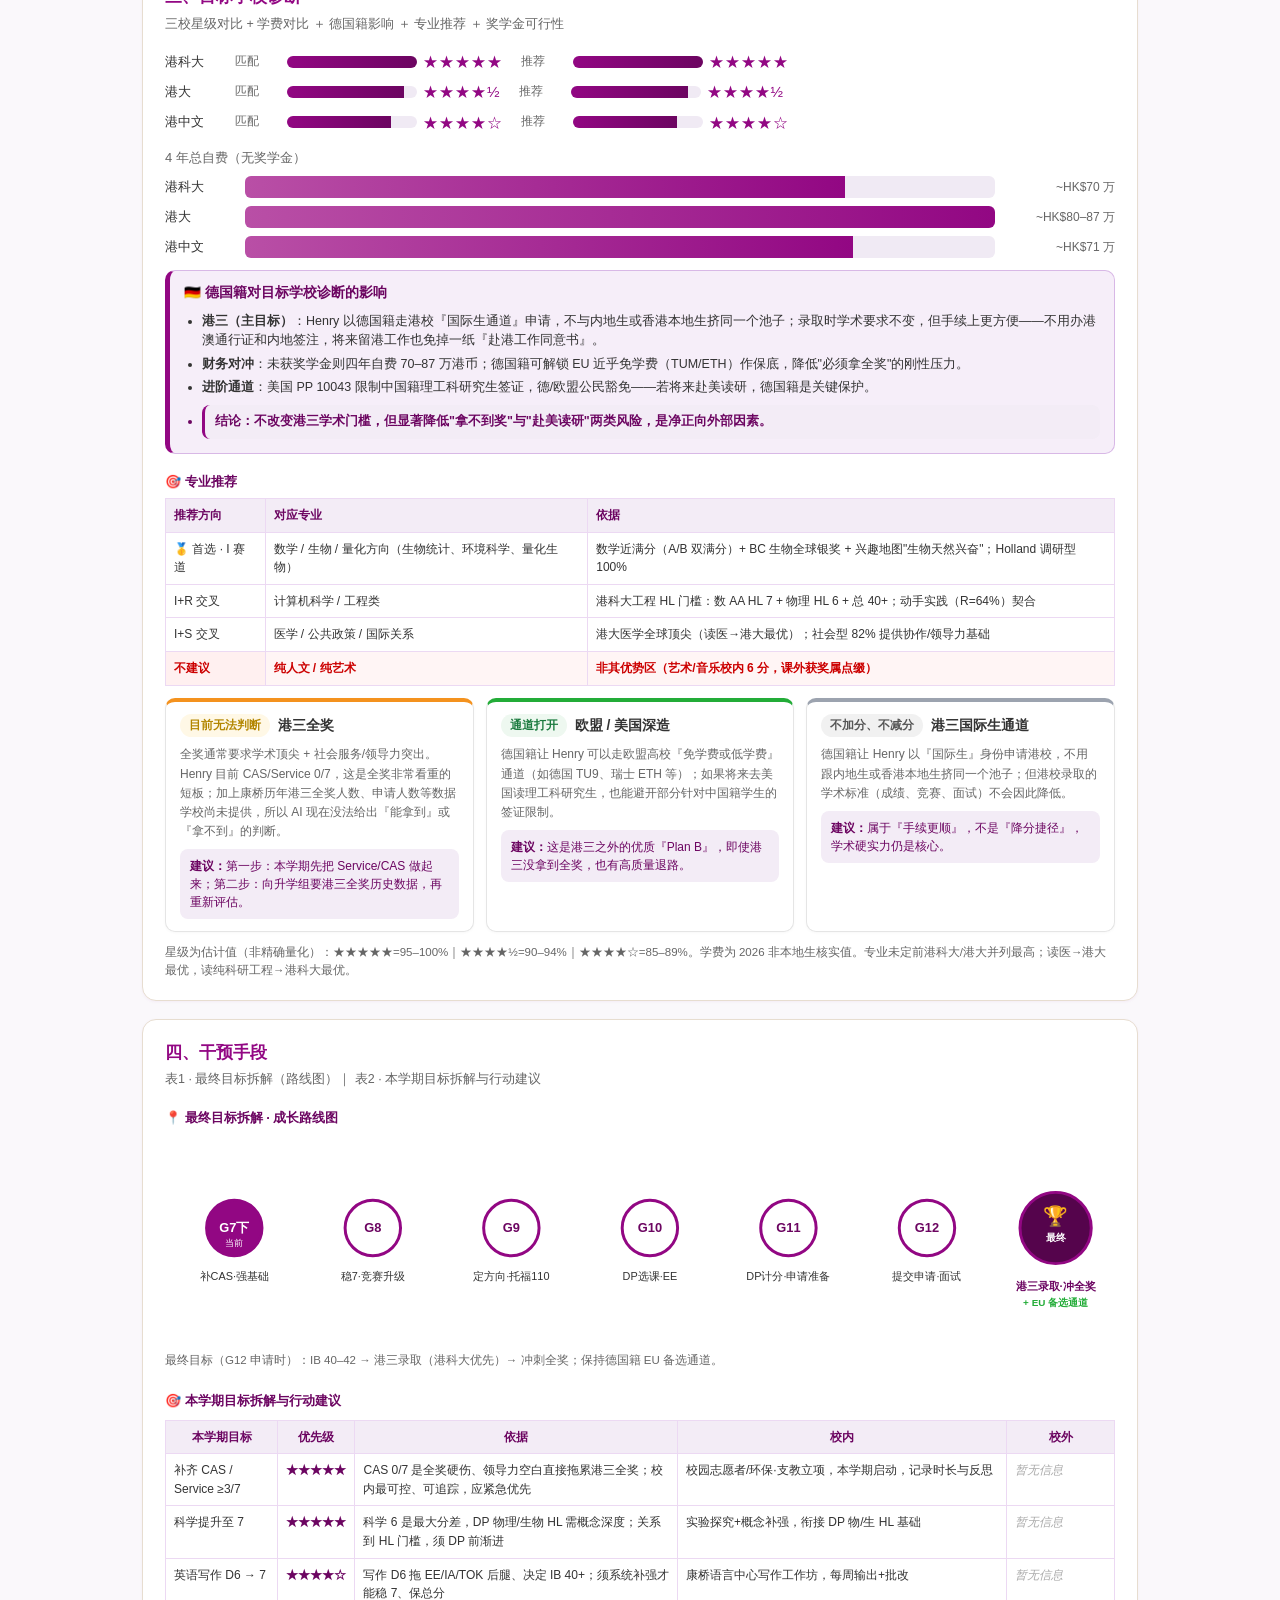
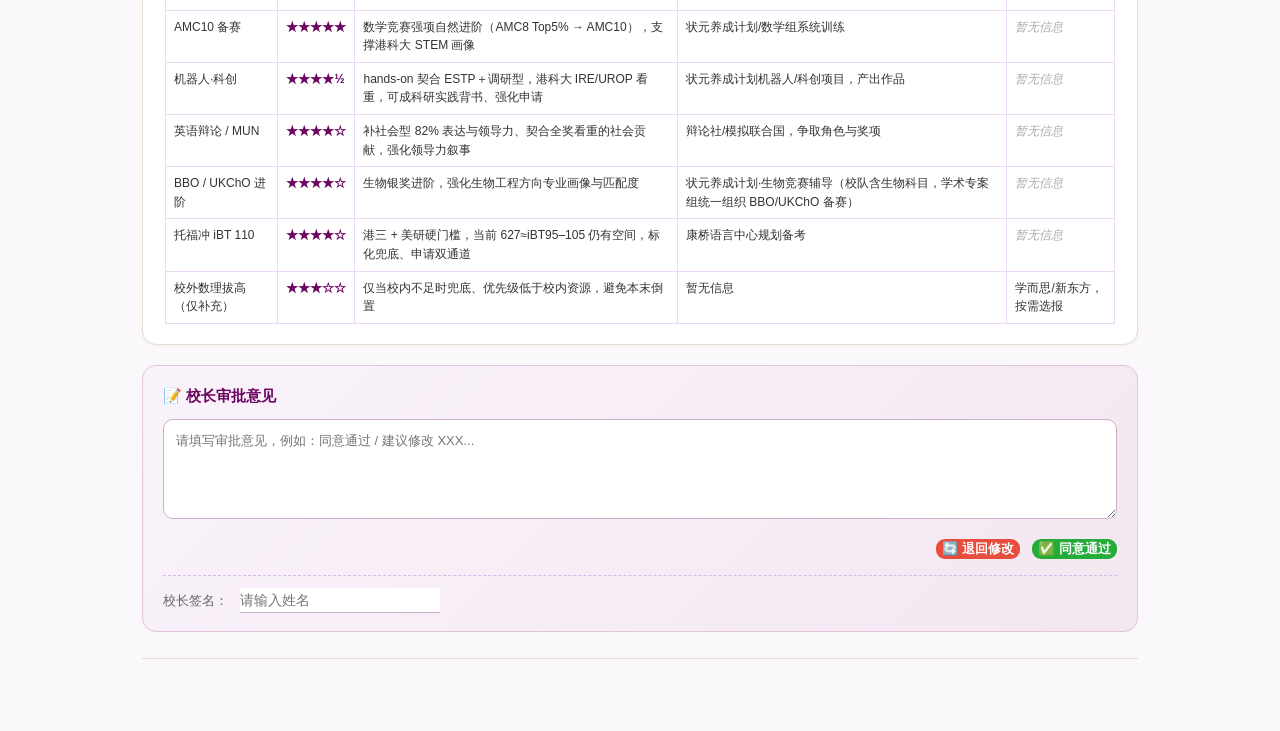
<file: demo/public/principal.html>
<!DOCTYPE html>
<html lang="zh-CN">
<head>
<meta charset="UTF-8">
<meta name="viewport" content="width=device-width, initial-scale=1.0">
<title>康桥 AI 升学诊断 · 校长审批</title>
<link rel="stylesheet" href="css/kangqiao.css">
<link rel="stylesheet" href="css/teacher.css">
<style>
/* 校长审批页专属样式 */
.principal-wrap{max-width:1040px;margin:0 auto;padding:28px 22px 60px;}
.principal-wrap > header.top{border-left:6px solid var(--kq);padding:6px 0 6px 16px;margin-bottom:8px;}
.principal-wrap > header.top h1{margin:0;font-size:22px;color:var(--kq-d);}
.principal-wrap > header.top p{margin:4px 0 0;color:var(--text-l);font-size:13px;}
.nav-links{display:flex;justify-content:space-between;margin:16px 0;}
.nav-links a{font-size:14px;color:var(--kq);text-decoration:none;font-weight:500;}
.nav-links a:hover{text-decoration:underline;}
.nav-links .back{float:left;}
.nav-links .forward{float:right;}
.principal-approve-bar{background:linear-gradient(135deg,#faf3fb,#f3e7f0);border:1px solid #e2c4dd;border-radius:14px;padding:18px 20px;margin:20px 0;}
.principal-approve-bar h3{margin:0 0 12px;font-size:15px;color:var(--kq-d);}
.principal-approve-bar textarea{width:100%;min-height:100px;border:1px solid #cdb0c6;border-radius:10px;padding:12px;font-family:inherit;font-size:13px;resize:vertical;margin-bottom:12px;box-sizing:border-box;}
.principal-actions{display:flex;gap:12px;justify-content:flex-end;}
.principal-actions .btn{padding:10px 20px;font-size:14px;}
.principal-actions .btn-agree{background:#23ac38;color:#fff;border:none;border-radius:9px;cursor:pointer;font-weight:600;}
.principal-actions .btn-reject{background:#e74c3c;color:#fff;border:none;border-radius:9px;cursor:pointer;font-weight:600;}
.signature-row{margin-top:16px;padding-top:12px;border-top:1px dashed #d8b8e6;}
.signature-row label{font-size:13px;color:var(--text-l);margin-right:8px;}
.signature-row input{border:none;border-bottom:1px solid #cdb0c6;padding:4px 0;font-size:14px;width:200px;outline:none;}
.signature-row input:focus{border-bottom-color:var(--kq);}
.trail-head{display:flex;align-items:center;justify-content:space-between;margin-bottom:8px;}
.trail-head h2{margin:0;}
.trail-clear{font-size:12px;color:#e74c3c;background:#fff;border:1px solid #f0b8b0;border-radius:6px;padding:5px 12px;cursor:pointer;font-weight:500;white-space:nowrap;}
.trail-clear:hover{background:#fdeceb;}
</style>
</head>
<body>
<div class="wrap principal-wrap">
  <header class="top">
    <h1 id="reportTitle">校长审批</h1>
    <p>Step 4 / 5 · 校长审阅老师提交的诊断报告，可批准通过或退回修改</p>
    <p id="reportSub">请审阅老师提交的诊断报告</p>
  </header>

  <!-- 导航链接 -->
  <div class="nav-links">
    <a href="report.html" class="back">◀ 返回「生成报告和老师审批」</a>
    <a href="export.html" class="forward">「导出」▶</a>
  </div>

  <!-- 顶部步骤导航 -->
  <div class="topnav" id="topnav"></div>

  <!-- 报告内容 -->
  <main id="report">
    <p style="color:var(--text-l);font-size:13px;">报告加载中…</p>
  </main>

  <!-- 修订留痕展示 -->
  <div id="trailDisplay"></div>

  <!-- 校长审批操作栏 -->
  <div class="principal-approve-bar">
    <h3>📝 校长审批意见</h3>
    <textarea id="principalNote" placeholder="请填写审批意见，例如：同意通过 / 建议修改 XXX..."></textarea>
    <div class="principal-actions">
      <button class="btn-reject" onclick="handleReject()">🔄 退回修改</button>
      <button class="btn-agree" onclick="handleAgree()">✅ 同意通过</button>
    </div>
    <div class="signature-row">
      <label>校长签名：</label>
      <input type="text" id="principalSign" placeholder="请输入姓名">
    </div>
  </div>

  <footer id="reportFooter"></footer>
</div>

<script src="js/henry-data.js"></script>
<script>
// 校长审批页逻辑
(function() {
  const H = window.applyInputOverride(window.HENRY);
  const esc = s => String(s).replace(/[&<>"]/g, c => ({'&':'&amp;','<':'&lt;','>':'&gt;','"':'&quot;'}[c]));

  // 5步导航，高亮第4步
  const steps = ['录入', 'AI访谈', '生成报告和老师审批', '校长审批', '导出'];
  const active = 3; // 校长审批 = 第4步
  document.getElementById('topnav').innerHTML = steps.map((s, i) =>
    `<span class="step ${i === active ? 'active' : ''}">${i + 1}. ${s}</span>`).join('');

  // 显示标题
  document.getElementById('reportTitle').textContent = '校长审批';
  document.getElementById('reportSub').textContent = '请审阅老师提交的诊断报告';

  // 渲染报告内容（复用模块3的渲染逻辑）
  function starPct(stars) {
    const full = (stars.match(/★/g) || []).length;
    const half = (stars.match(/½/g) || []).length;
    return Math.round(((full + half * 0.5) / 5) * 100);
  }

  function buildRoadmap(rm) {
    const n = rm.stages.length;
    const sx = i => 70 + 140 * i;
    const goalX = sx(n - 1) + 130;
    const W = goalX + 60;
    const Hh = 210, y = 95;
    let nodes = '';
    rm.stages.forEach((st, i) => {
      const x = sx(i);
      const fill = st.current ? '#920783' : '#fff';
      const txtColor = st.current ? '#fff' : '#6c0561';
      nodes += `<circle cx="${x}" cy="${y}" r="28" fill="${fill}" stroke="#920783" stroke-width="3"/>`;
      nodes += `<text x="${x}" y="99" fill="${txtColor}" font-size="13" font-weight="700" text-anchor="middle" font-family="sans-serif">${esc(st.label)}</text>`;
      if (st.sub) nodes += `<text x="${x}" y="113" fill="${txtColor}" font-size="9" text-anchor="middle" font-family="sans-serif">${esc(st.sub)}</text>`;
      nodes += `<text x="${x}" y="148" fill="#333" font-size="11" text-anchor="middle" font-family="sans-serif">${esc(st.desc)}</text>`;
    });
    const g = rm.goal;
    nodes += `<circle cx="${goalX}" cy="${y}" r="36" fill="#55044c" stroke="#920783" stroke-width="3"/>`;
    nodes += `<text x="${goalX}" y="90" fill="#fff" font-size="20" text-anchor="middle" font-family="sans-serif">${g.emoji}</text>`;
    nodes += `<text x="${goalX}" y="108" fill="#fff" font-size="10" font-weight="700" text-anchor="middle" font-family="sans-serif">${esc(g.sub)}</text>`;
    nodes += `<text x="${goalX}" y="158" fill="#6c0561" font-size="11" font-weight="700" text-anchor="middle" font-family="sans-serif">${esc(g.main)}</text>`;
    nodes += `<text x="${goalX}" y="174" fill="#23ac38" font-size="10" font-weight="700" text-anchor="middle" font-family="sans-serif">${esc(g.note)}</text>`;
    return `<svg class="roadmap" viewBox="0 0 ${W} ${Hh}" xmlns="http://www.w3.org/2000/svg" role="img" aria-label="成长路线图">
      <defs><linearGradient id="kqline" x1="0" y1="0" x2="1" y2="0">
        <stop offset="0%" stop-color="#920783"/><stop offset="100%" stop-color="#55044c"/></linearGradient></defs>
      <line x1="70" y1="${y}" x2="${goalX}" y2="${y}" stroke="url(#kqline)" stroke-width="4" stroke-dasharray="2 6" stroke-linecap="round"/>
      ${nodes}
    </svg>`;
  }

  function sec1() {
    const p = H.profile;
    const chips = p.chips.map(c => `<span class="chip"><b>${esc(c.k)}</b> ${esc(c.v)}${c.note?`<small>${esc(c.note)}</small>`:''}</span>`).join('');
    const tags = p.tags.map(t => `<span class="chip">${esc(t)}</span>`).join('');
    return `<section class="sec"><h2>一、学生画像（所有信息）</h2><div class="chips">${chips}</div><div class="chips" style="margin-top:14px;">${tags}</div></section>`;
  }

  function sec2() {
    const s = H.summary;
    const p = H.profile;
    const bars = p.academics.map(a => `<div class="bar-row"><span class="lab">${esc(a.name)}</span><div class="bar-track"><div class="bar-fill ${a.low?'low':''}" style="width:${a.pct}%"></div></div><span class="bar-val">${a.score} / ${a.max}</span></div>`).join('');
    const tri = `<div class="tricards">` + ['green','red','de'].map(k => { const c = s.tri[k]; const items = c.items.map(i => `<li>${esc(i)}</li>`).join(''); return `<div class="tcard ${k==='green'?'g':k==='red'?'r':'d'}"><h3>${esc(c.title)}</h3><ul>${items}</ul></div>`; }).join('') + `</div>`;
    const strengths = s.strengths.map(r => `<tr><td>${esc(r.dim)}</td><td>${esc(r.text)}</td></tr>`).join('');
    const weaknesses = s.weaknesses.map(r => `<tr><td>${esc(r.dim)}</td><td>${esc(r.text)}</td></tr>`).join('');
    return `<section class="sec"><h2>二、材料提取信息总结</h2><div style="font-size:13px;color:var(--text-l);margin:4px 0 2px;">学业竞争力（MYP 1–7 量表）</div>${bars}${tri}<div class="tq g"><h4>🟢 优点（引用老师评语）</h4><table>${strengths}</table></div><div class="tq r"><h4>🔴 改进点（引用老师评语）</h4><table>${weaknesses}</table></div></section>`;
  }

  function sec3() {
    const d = H.diagnosis;
    const sb = d.schools.map(s => `<div class="row"><span class="name">${esc(s.name)}</span><div class="grp"><div class="meter"><span class="mlab">匹配</span><div class="mtrack"><div class="mfill" style="width:${starPct(s.match)}%"></div></div><span class="stars">${esc(s.match)}</span></div><div class="meter"><span class="mlab">推荐</span><div class="mtrack"><div class="mfill" style="width:${starPct(s.rec)}%"></div></div><span class="stars">${esc(s.rec)}</span></div></div></div>`).join('');
    const tu = d.schools.map(s => `<div class="row"><span class="name">${esc(s.name)}</span><div class="track"><div class="fill" style="width:${s.pct}%"></div></div><span class="val">${esc(s.tuition)}</span></div>`).join('');
    const deList = d.deImpact.map(x => `<li ${x.conclusion?'class="de-conclusion"':''}><b>${esc(x.b)}</b>：${esc(x.t)}</li>`).join('');
    const majors = d.majors.map(m => `<tr ${m.warn?'class="warn"':''}><td>${esc(m.dir)}</td><td>${esc(m.major)}</td><td>${esc(m.basis)}</td></tr>`).join('');
    const schol = d.scholarship.map(p => `<div class="schol-card ${p.type}"><div class="schol-head"><span class="schol-badge ${p.type}">${esc(p.status)}</span><b>${esc(p.title)}</b></div><div class="schol-why">${esc(p.why)}</div><div class="schol-next"><b>建议：</b>${esc(p.next)}</div></div>`).join('');
    return `<section class="sec"><h2>三、目标学校诊断</h2><p class="sub">三校星级对比 + 学费对比 ＋ 德国籍影响 ＋ 专业推荐 ＋ 奖学金可行性</p><div class="sb">${sb}</div><div class="tu"><div style="font-size:13px;color:var(--text-l);margin-bottom:2px;">4 年总自费（无奖学金）</div>${tu}</div><div class="kq-box"><h4>🇩🇪 德国籍对目标学校诊断的影响</h4><ul>${deList}</ul></div><div class="major"><div class="block-title">🎯 专业推荐</div><table><tr><th>推荐方向</th><th>对应专业</th><th>依据</th></tr>${majors}</table></div><div class="stat">${schol}</div><div class="legend">${esc(d.starNote)}</div></section>`;
  }

  function sec4() {
    const iv = H.intervention;
    const roadmap = buildRoadmap(iv.roadmap);
    const rows = iv.actions.map(a => `<tr><td>${esc(a.goal)}</td><td class="pri">${esc(a.pri)}</td><td>${esc(a.basis)}</td><td>${esc(a.inSchool)}</td><td class="${a.outSchool==='暂无信息'?'na':''}">${esc(a.outSchool)}</td></tr>`).join('');
    return `<section class="sec"><h2>四、干预手段</h2><p class="sub">表1 · 最终目标拆解（路线图）｜ 表2 · 本学期目标拆解与行动建议</p><div class="block-title">📍 最终目标拆解 · 成长路线图</div>${roadmap}<div class="legend">${esc(iv.roadmap.legend)}</div><div class="block-title" style="margin-top:22px;">🎯 本学期目标拆解与行动建议</div><table class="atbl"><tr><th>本学期目标</th><th>优先级</th><th>依据</th><th>校内</th><th>校外</th></tr>${rows}</table></section>`;
  }

  // 渲染报告：优先显示老师修改后的内容，否则用原始数据
  const savedReport = localStorage.getItem('teacherReportHTML');
  if (H) {
    if (savedReport && savedReport.trim()) {
      document.getElementById('report').innerHTML = savedReport
        .replace(/ class="ed"/g, '')
        .replace(/contenteditable="true"/g, '');
    } else {
      document.getElementById('report').innerHTML = sec1() + sec2() + sec3() + sec4();
    }
  }

  // 老师审批意见已并入 teacherReportHTML（报告正文），此处不再单独展示，避免重复

  // 显示修订留痕
  const trails = JSON.parse(localStorage.getItem('trails') || '[]');
  const trailBox = document.getElementById('trailDisplay');
  if (trails.length > 0) {
    const trailHtml = trails.map(t => `<div class="item"><b>${esc(t.who)}</b> · ${esc(t.time)} · ${esc(t.what)}</div>`).join('');
    trailBox.innerHTML = `<div class="sec"><div class="trail-head"><h2>修订留痕</h2><button class="trail-clear" onclick="clearTrails()">🗑 清理修订留痕</button></div><div class="trail">${trailHtml}</div></div>`;
  }

  // 清理修订留痕（仅清除留痕记录，不影响报告本身）
  window.clearTrails = function() {
    if (!confirm('确定清理所有修订留痕？\n\n此操作不可撤销，仅清除留痕记录，不影响报告内容本身。')) return;
    localStorage.removeItem('trails');
    trailBox.innerHTML = '';
    alert('修订留痕已清理。');
  };

  // 同意通过
  window.handleAgree = function() {
    const note = document.getElementById('principalNote').value.trim();
    const sign = document.getElementById('principalSign').value.trim();
    if (!sign) { alert('请填写校长签名'); return; }
    if (note) localStorage.setItem('principalNote', note);
    localStorage.setItem('principalSign', sign);
    localStorage.setItem('principalStatus', 'approved');
    alert('审批通过！\n\n签名：' + sign + '\n\n报告已提交至导出步骤。');
    window.location.href = 'export.html';
  };

  // 退回修改
  window.handleReject = function() {
    const note = document.getElementById('principalNote').value.trim();
    const sign = document.getElementById('principalSign').value.trim();
    if (!sign) { alert('请填写校长签名'); return; }
    if (!note) { alert('请填写退回原因'); return; }
    localStorage.setItem('principalNote', note);
    localStorage.setItem('principalSign', sign);
    localStorage.setItem('principalStatus', 'rejected');
    alert('已退回修改！\n\n退回原因：' + note + '\n\n签名：' + sign);
    window.location.href = 'report.html';
  };
})();
</script>
<button class="reset-fab" title="清空所有录入/审批数据并回到首页" onclick="if(confirm('确定重置演示数据？\n将清空录入、AI访谈、老师/校长审批等所有记录，并回到首页。')){['studentInput','teacherReportHTML','teacherNote','principalNote','principalSign','interviewResult','principalStatus','trails'].forEach(function(k){try{localStorage.removeItem(k);}catch(e){}});location.href='index.html';}">🔄 重置演示</button>
</body>
</html>
</file>
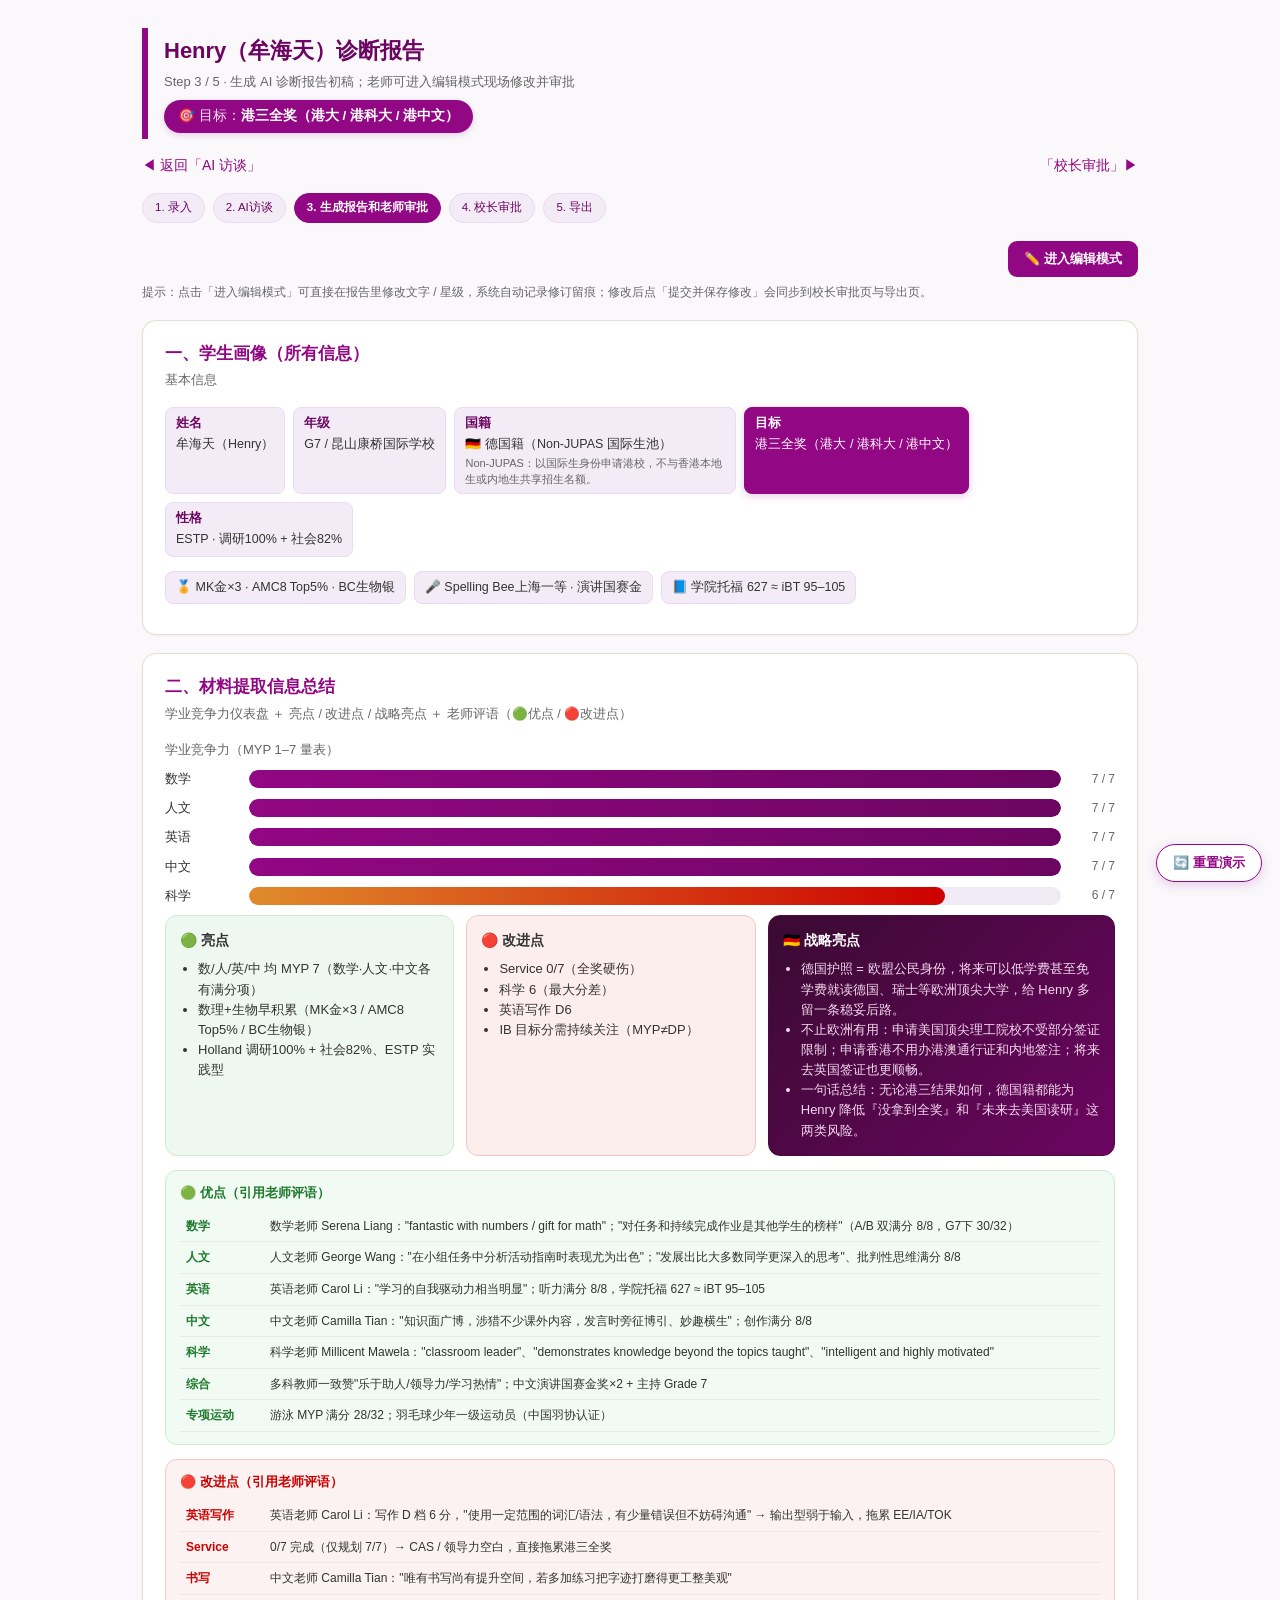
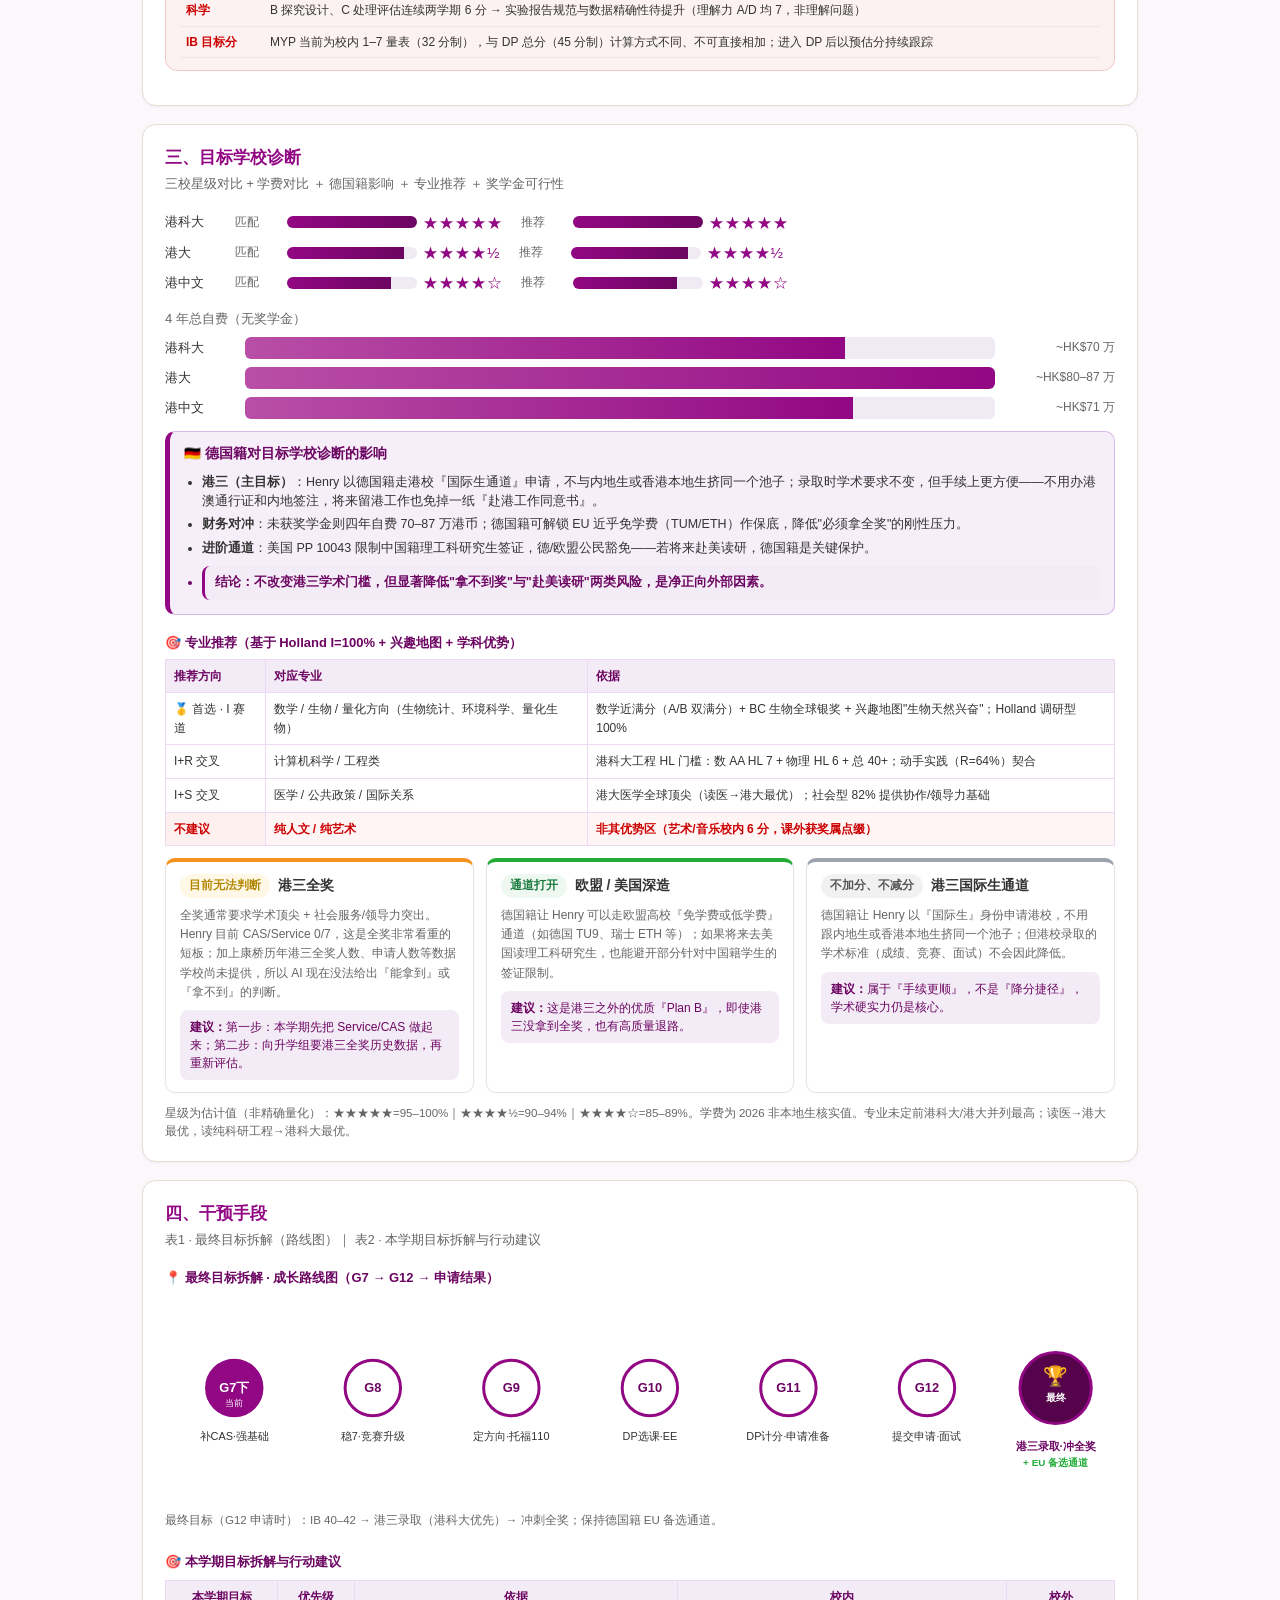
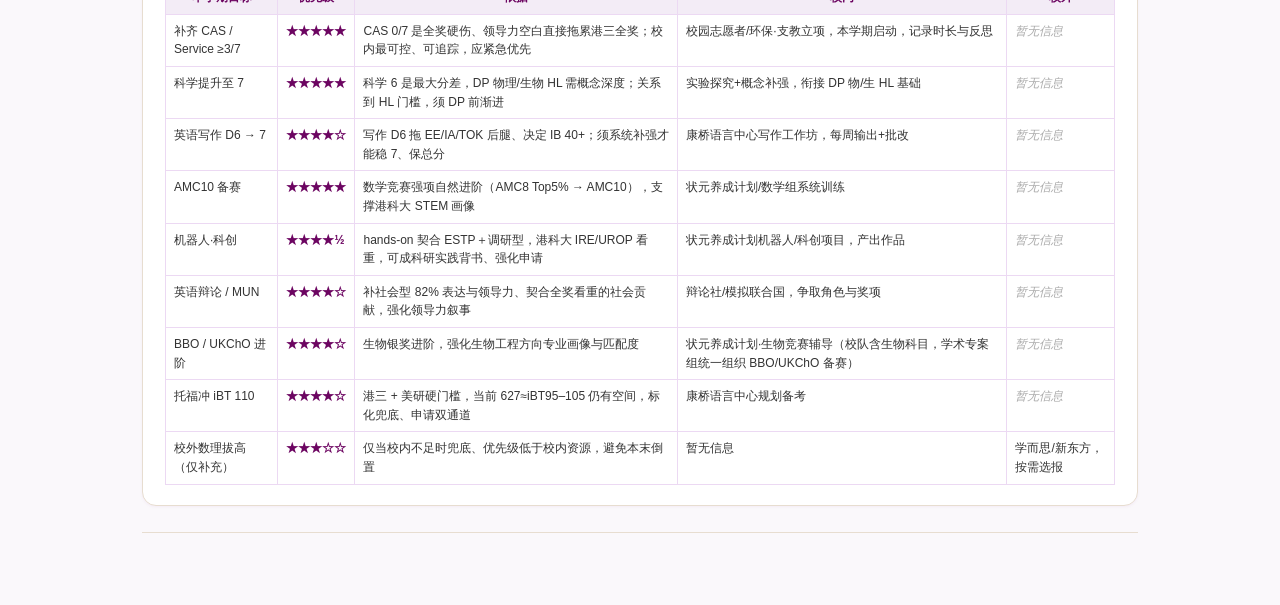
<file: demo/public/report.html>
<!DOCTYPE html>
<html lang="zh-CN">
<head>
<meta charset="UTF-8">
<meta name="viewport" content="width=device-width, initial-scale=1.0">
<title>康桥 AI 升学诊断 · 生成报告和老师审批</title>
<link rel="stylesheet" href="css/kangqiao.css">
<link rel="stylesheet" href="css/teacher.css">
<style>
.teacher-wrap{max-width:1040px;margin:0 auto;padding:28px 22px 60px;}
.teacher-wrap > header.top{border-left:6px solid var(--kq);padding:6px 0 6px 16px;margin-bottom:8px;}
.teacher-wrap > header.top h1{margin:0;font-size:22px;color:var(--kq-d);}
.teacher-wrap > header.top p{margin:4px 0 0;color:var(--text-l);font-size:13px;}
.nav-links{display:flex;justify-content:space-between;margin:16px 0;gap:10px;}
.nav-links a{font-size:14px;color:var(--kq);text-decoration:none;font-weight:500;}
.nav-links a:hover{text-decoration:underline;}
.report-toolbar{display:flex;justify-content:flex-end;margin:6px 0 2px;}
.tip{font-size:12px;color:var(--text-l);margin:6px 0 14px;line-height:1.6;}
.teacher-note-box{background:#f9f9f9;border-left:4px solid var(--kq);padding:12px 16px;margin:10px 0;border-radius:0 8px 8px 0;line-height:1.7;font-size:14px;}
#trailDisplay{margin-top:18px;border-top:1px dashed #d8b8e6;padding-top:10px;}
</style>
</head>
<body>
<div class="wrap teacher-wrap">
  <header class="top">
    <h1 id="reportTitle">生成 AI 诊断报告</h1>
    <p id="reportSub">Step 3 / 5 · 生成 AI 诊断报告初稿；老师可进入编辑模式现场修改并审批</p>
  </header>

  <!-- 导航链接 -->
  <div class="nav-links">
    <a href="interview.html" class="back">◀ 返回「AI 访谈」</a>
    <a href="principal.html" class="forward">「校长审批」▶</a>
  </div>

  <!-- 顶部步骤导航 -->
  <div class="topnav" id="topnav"></div>

  <!-- 进入编辑模式（常驻可见）-->
  <div class="report-toolbar">
    <button class="btn kq" id="btnEdit" onclick="toggleEditMode()">✏️ 进入编辑模式</button>
  </div>
  <p class="tip">提示：点击「进入编辑模式」可直接在报告里修改文字 / 星级，系统自动记录修订留痕；修改后点「提交并保存修改」会同步到校长审批页与导出页。</p>

  <!-- 只读报告（report3.js 渲染）-->
  <main id="report">
    <p style="color:var(--text-l);font-size:13px;">报告加载中…</p>
  </main>

  <!-- 编辑卡片（teacher.js 渲染）-->
  <div id="cards"></div>

  <!-- 修订留痕 -->
  <div class="trail" id="trailDisplay" style="display:none;">
    <h4>修订留痕</h4>
    <div id="trailList"><div class="empty">暂无修订</div></div>
  </div>

  <!-- AI 建议浮层 -->
  <div class="ai-modal" id="aiModal">
    <div class="ai-box">
      <button class="close" id="aiClose">×</button>
      <h3>✨ AI 修改建议</h3>
      <p class="sub">基于老师意见自动生成的报告修订建议，点击「采用」即写入意见框 / 对应模块</p>
      <div id="aiSugs"></div>
    </div>
  </div>

  <!-- 审批栏（编辑态显示，置页面最底部）-->
  <div class="approve-bar" id="approveBar">
    <h3>📝 老师审批意见（页面最底部）</h3>
    <textarea id="teacherNote" placeholder="请填写总体审批意见，例如：报告整体准确，建议补充 XXX…"></textarea>
    <div class="row">
      <button class="btn ghost" id="btnAi">✨ 查看 AI 建议</button>
      <button class="btn kq" id="btnSubmit">✅ 提交并保存修改</button>
    </div>
    <div class="hint">提示：修改内容在「退出编辑模式」或「提交」时会自动保存，并同步到校长审批页与导出页。</div>
  </div>

  <footer id="reportFooter"></footer>
</div>

<script src="js/henry-data.js"></script>
<script src="js/report3.js"></script>
<script src="js/teacher.js"></script>
<button class="reset-fab" title="清空所有录入/审批数据并回到首页" onclick="if(confirm('确定重置演示数据？\n将清空录入、AI访谈、老师/校长审批等所有记录，并回到首页。')){['studentInput','teacherReportHTML','teacherNote','principalNote','principalSign','interviewResult','principalStatus','trails'].forEach(function(k){try{localStorage.removeItem(k);}catch(e){}});location.href='index.html';}">🔄 重置演示</button>
</body>
</html>
</file>
<file: demo/public/css/kangqiao.css>
/* 康桥紫设计系统 + 模块3 展示页样式 */
:root{
  --kq:#920783;            /* 康桥紫 主色 */
  --kq-d:#6c0561;          /* 深紫 */
  --kq-dd:#55044c;         /* 最深 */
  --text:#333;
  --text-l:#666;
  --line:#e7ddd0;
  --red:#cc0000;
  --blue:#00aad9;
  --green:#23ac38;
  --amber:#f4921e;
  --bg:#faf8fb;
  --card:#fff;
  --soft:#f3ecf6;          /* 浅紫底 */
  --soft-b:#ecd9f3;        /* 浅紫描边 */
}
*{box-sizing:border-box;}
body{margin:0;font-family:-apple-system,"PingFang SC","Microsoft YaHei",sans-serif;background:var(--bg);color:var(--text);line-height:1.55;}
.wrap{max-width:1040px;margin:0 auto;padding:28px 22px 60px;}
header.top{border-left:6px solid var(--kq);padding:6px 0 6px 16px;margin-bottom:8px;}
header.top h1{margin:0;font-size:22px;color:var(--kq-d);}
header.top p{margin:4px 0 0;color:var(--text-l);font-size:13px;}
.enter-btn{display:inline-block;margin-top:10px;background:var(--kq);color:#fff;border-radius:9px;padding:8px 16px;font-size:13px;font-weight:600;text-decoration:none;transition:.15s;}
.enter-btn:hover{background:var(--kq-d);}
.goal-highlight{display:inline-block;background:var(--kq);color:#fff;font-size:13.5px;padding:6px 14px;border-radius:20px;margin-top:8px;font-weight:600;box-shadow:0 2px 6px rgba(146,7,131,.18);}
.goal-highlight::before{content:"🎯 目标：";font-weight:400;opacity:.9;}

/* 区块 */
.sec{background:var(--card);border:1px solid var(--line);border-radius:14px;padding:20px 22px;margin:18px 0;box-shadow:0 1px 3px rgba(146,7,131,.05);}
.sec h2{margin:0 0 4px;font-size:17px;color:var(--kq);}
.sec .sub{margin:0 0 16px;font-size:12.5px;color:var(--text-l);}
.tag{display:inline-block;background:var(--soft);color:var(--kq-d);font-size:11px;padding:2px 8px;border-radius:20px;margin-right:6px;}

/* 信息芯片 */
.chips{display:flex;flex-wrap:wrap;gap:8px;margin:10px 0;}
.chip{background:var(--soft);border:1px solid var(--soft-b);border-radius:8px;padding:6px 10px;font-size:12.5px;display:inline-flex;flex-direction:column;gap:2px;}
.chip b{color:var(--kq-d);}
.chip small{color:var(--text-l);font-size:11px;line-height:1.4;font-weight:400;max-width:260px;}
.chip-highlight{background:var(--kq);color:#fff;border-color:var(--kq);box-shadow:0 2px 8px rgba(146,7,131,.22);}
.chip-highlight b{color:#fff;}

/* 学业条形 */
.bar-row{display:flex;align-items:center;margin:9px 0;font-size:13px;}
.bar-row .lab{width:84px;flex:none;color:var(--text);}
.bar-track{flex:1;height:18px;background:#f0eaf4;border-radius:10px;overflow:hidden;}
.bar-fill{height:100%;border-radius:10px;background:linear-gradient(90deg,var(--kq),var(--kq-d));}
.bar-fill.low{background:linear-gradient(90deg,#e08a2b,#cc0000);}
.bar-val{width:54px;text-align:right;flex:none;color:var(--text-l);font-size:12px;}

/* 风险标记（药丸红点，参考截图样式） */
.risk-label{display:inline-block;background:var(--red);color:#fff;font-size:11px;padding:3px 8px;border-radius:4px;margin-right:8px;font-weight:600;}
.risk{display:inline-flex;align-items:center;gap:6px;background:#fff5f5;color:var(--red);border:1px solid #f3c0c0;border-radius:20px;padding:5px 12px;font-size:12.5px;margin:6px 8px 0 0;font-weight:600;}
.risk::before{content:"";width:9px;height:9px;border-radius:50%;background:var(--red);flex:none;}

/* 三色卡片 */
.tricards{display:grid;grid-template-columns:1fr 1fr 1.2fr;gap:12px;margin:6px 0 14px;}
.tcard{border-radius:12px;padding:14px;font-size:13px;}
.tcard.g{background:#eef8f0;border:1px solid #cdebd3;}
.tcard.r{background:#fdeeee;border:1px solid #f3c6c6;}
.tcard.d{background:linear-gradient(135deg,#3a0a32,#6c0561);color:#fff;border:1px solid #4a0a40;}
.tcard h3{margin:0 0 8px;font-size:14px;}
.tcard ul{margin:0;padding-left:18px;}
.tcard.d ul{color:#f3d9ef;}

/* 老师评语双色块 */
.tq{margin:6px 0 14px;border-radius:12px;padding:12px 14px;font-size:12.5px;}
.tq.g{background:#f1faf3;border:1px solid #cdebd3;}
.tq.r{background:#fdf2f2;border:1px solid #f3c6c6;}
.tq h4{margin:0 0 8px;font-size:13px;}
.tq.g h4{color:#1f7a2e;}
.tq.r h4{color:var(--red);}
.tq table{width:100%;border-collapse:collapse;font-size:12px;}
.tq td{border-bottom:1px solid rgba(0,0,0,.05);padding:6px 6px;vertical-align:top;}
.tq td:first-child{width:84px;font-weight:600;white-space:nowrap;}
.tq.g td:first-child{color:#1f7a2e;}
.tq.r td:first-child{color:var(--red);}

/* 星级条 */
.sb{margin:10px 0;}
.sb .row{display:flex;align-items:center;margin:7px 0;font-size:13px;}
.sb .name{width:70px;flex:none;}
.sb .grp{display:flex;gap:18px;flex:1;}
.sb .meter{display:flex;align-items:center;gap:6px;}
.sb .mlab{width:46px;color:var(--text-l);font-size:11.5px;}
.sb .mtrack{width:130px;height:12px;background:#f0eaf4;border-radius:7px;overflow:hidden;}
.sb .mfill{height:100%;background:linear-gradient(90deg,var(--kq),var(--kq-d));}
.stars{color:var(--kq);letter-spacing:1px;font-size:13px;}
.stars.low{color:var(--amber);}

/* 学费条 */
.tu{margin:14px 0 6px;}
.tu .row{display:flex;align-items:center;margin:8px 0;font-size:13px;}
.tu .name{width:80px;flex:none;}
.tu .track{flex:1;height:22px;background:#f0eaf4;border-radius:6px;overflow:hidden;}
.tu .fill{height:100%;background:linear-gradient(90deg,#b94fa6,#920783);}
.tu .val{width:120px;text-align:right;flex:none;color:var(--text-l);font-size:12px;}

/* 奖学金可行性 — 家长友好卡片 */
.stat{display:grid;grid-template-columns:repeat(auto-fit, minmax(260px, 1fr));gap:12px;margin:12px 0;}
.schol-card{background:#fff;border-radius:10px;border:1px solid #e5e5e5;padding:12px 14px;box-shadow:0 1px 3px rgba(0,0,0,.03);}
.schol-card.y{border-top:4px solid var(--amber);}
.schol-card.g{border-top:4px solid var(--green);}
.schol-card.n{border-top:4px solid #9ca3af;}
.schol-head{display:flex;align-items:center;gap:8px;margin-bottom:8px;}
.schol-head b{font-size:14px;color:var(--text);}
.schol-badge{font-size:11.5px;font-weight:600;border-radius:12px;padding:3px 9px;white-space:nowrap;}
.schol-badge.y{background:#fff8e6;color:#b38600;}
.schol-badge.g{background:#eef8f0;color:#1a7a3e;}
.schol-badge.n{background:#f1f1f1;color:#555;}
.schol-why{font-size:12px;color:var(--text-l);line-height:1.6;margin-bottom:8px;}
.schol-next{font-size:12px;color:var(--kq-d);background:var(--soft);border-radius:8px;padding:8px 10px;line-height:1.5;}
/* 旧 pill/dot 保留，供其他位置复用 */
.pill{border-radius:10px;padding:8px 12px;font-size:12.5px;display:flex;align-items:center;gap:7px;border:1px solid transparent;}
.pill.y{background:#fff8e6;border-color:#f0d79a;}
.pill.g{background:#eef8f0;border-color:#cdebd3;}
.pill.n{background:#f1f1f1;border-color:#ddd;}
.dot{width:11px;height:11px;border-radius:50%;flex:none;}
.dot.y{background:var(--amber);} .dot.g{background:var(--green);} .dot.n{background:#999;}

/* 康桥紫框（德国籍影响等 callout） */
.kq-box{background:#f6eef9;border:1px solid #d8b8e6;border-left:5px solid var(--kq);border-radius:10px;padding:12px 14px;margin:12px 0;font-size:12.5px;}
.kq-box h4{margin:0 0 8px;color:var(--kq-d);font-size:13.5px;}
.kq-box ul{margin:0;padding-left:18px;}
.kq-box li{margin:4px 0;}
.kq-box li.de-conclusion{background:var(--soft);border-radius:8px;padding:7px 10px;font-weight:700;color:var(--kq-d);margin:8px 0 2px;border-left:3px solid var(--kq);}

/* 通用表格（专业推荐） */
.major{margin:12px 0 4px;font-size:12.5px;}
.major table{width:100%;border-collapse:collapse;font-size:12px;}
.major th,.major td{border:1px solid var(--soft-b);padding:7px 8px;vertical-align:top;text-align:left;}
.major th{background:var(--soft);color:var(--kq-d);}
.major tr.warn td{background:#fff5f5;color:var(--red);font-weight:600;}
.major tr.warn td:first-child{background:#fff0f0;}

/* 路线图 */
.roadmap{width:100%;height:auto;display:block;margin:6px 0 2px;}

/* 行动表 */
.atbl{width:100%;border-collapse:collapse;font-size:12px;margin-top:8px;}
.atbl th,.atbl td{border:1px solid var(--soft-b);padding:7px 8px;vertical-align:top;}
.atbl th{background:var(--soft);color:var(--kq-d);font-weight:600;}
.atbl .pri{color:var(--kq-d);font-weight:600;white-space:nowrap;}
.atbl .na{color:var(--text-l);opacity:.55;font-style:italic;}

.block-title{font-size:13px;color:var(--kq-d);font-weight:600;margin:18px 0 6px;}
.legend{font-size:11.5px;color:var(--text-l);margin-top:10px;}

footer{margin-top:26px;font-size:11.5px;color:var(--text-l);border-top:1px solid var(--line);padding-top:12px;line-height:1.6;}

/* 顶部五步导航 */
.topnav{display:flex;gap:8px;flex-wrap:wrap;margin:14px 0 18px;}
.topnav .step{font-size:11.5px;padding:5px 12px;border-radius:20px;background:var(--soft);color:var(--kq-d);border:1px solid var(--soft-b);display:flex;align-items:center;gap:6px;}
.topnav .step .n{width:18px;height:18px;border-radius:50%;background:#ccc;color:#fff;font-size:10px;display:flex;align-items:center;justify-content:center;flex:none;}
.topnav .step.active{background:var(--kq);color:#fff;border-color:var(--kq);font-weight:600;}
.topnav .step.active .n{background:#fff;color:var(--kq);}
.topnav .step.done .n{background:var(--green);}
.topnav .step.future{color:var(--text-l);}

/* 浮动重置演示按钮 */
.reset-fab{position:fixed;right:18px;bottom:18px;z-index:999;background:#fff;color:var(--kq);border:1px solid var(--kq);border-radius:22px;padding:9px 16px;font-size:13px;font-weight:600;cursor:pointer;box-shadow:0 3px 12px rgba(146,7,131,.18);}
.reset-fab:hover{background:var(--kq);color:#fff;}
</file>
<file: demo/public/css/teacher.css>
/* Step4 老师审批 / 卡片化编辑页 专属样式 */
.teacher-wrap{max-width:1040px;margin:0 auto;padding:28px 22px 60px;}

/* 顶部与模块3一致 */
.teacher-wrap > header.top{border-left:6px solid var(--kq);padding:6px 0 6px 16px;margin-bottom:8px;}
.teacher-wrap > header.top h1{margin:0;font-size:22px;color:var(--kq-d);}
.teacher-wrap > header.top p{margin:4px 0 0;color:var(--text-l);font-size:13px;}

/* 返回链接 */
.back-link{font-size:13px;color:var(--kq);text-decoration:none;font-weight:400;margin-left:12px;}
.back-link:hover{text-decoration:underline;}

/* 审批栏 */
.approve-bar{background:linear-gradient(135deg,#faf3fb,#f3e7f0);border:1px solid #e2c4dd;border-radius:14px;padding:16px 18px;margin-bottom:20px;}
.approve-bar h3{margin:0 0 10px;font-size:15px;color:var(--kq-d);}
.approve-bar .row{display:flex;gap:10px;align-items:flex-start;flex-wrap:wrap;}
.approve-bar textarea{flex:1;min-width:320px;min-height:160px;border:1px solid #cdb0c6;border-radius:10px;padding:12px 14px;font-family:inherit;font-size:13px;color:var(--text);resize:vertical;display:block;width:100%;line-height:1.6;}
.approve-bar .hint{font-size:11.5px;color:var(--text-l);margin-top:8px;line-height:1.5;}
.approve-bar .hint b{color:var(--kq-d);}
.btn{border:none;border-radius:9px;padding:9px 16px;font-size:13px;font-weight:600;cursor:pointer;font-family:inherit;transition:.15s;}
.btn.kq{background:var(--kq);color:#fff;}
.btn.kq:hover{background:var(--kq-d);}
.btn.ghost{background:#fff;color:var(--kq-d);border:1px solid var(--kq);}
.btn.ghost:hover{background:var(--soft);}
.btn.sm{padding:5px 11px;font-size:12px;}
.btn[disabled]{opacity:.5;cursor:not-allowed;}

/* 留痕 */
.trail{margin-top:14px;border-top:1px dashed #d8b8e6;padding-top:10px;}
.trail h4{margin:0 0 6px;font-size:12.5px;color:var(--text-l);}
.trail .item{font-size:12px;color:var(--text-l);padding:4px 0;border-bottom:1px dotted #ecd9e8;}
.trail .item b{color:var(--kq-d);}
.trail .empty{font-size:12px;color:#aaa;}

/* 编辑卡片 */
.ecard{background:#fff;border:1px solid #e8e3ea;border-radius:14px;margin-bottom:18px;overflow:hidden;box-shadow:0 1px 4px rgba(0,0,0,.03);}
.ecard-head{display:flex;align-items:center;gap:10px;padding:12px 16px;background:#fbf7fc;border-bottom:1px solid #f0e6f0;}
.ecard-head .num{width:24px;height:24px;border-radius:7px;background:var(--kq);color:#fff;font-size:13px;font-weight:700;display:flex;align-items:center;justify-content:center;flex:none;}
.ecard-head h3{margin:0;font-size:15px;color:var(--text);flex:1;}
.ecard-head .state{font-size:11.5px;padding:3px 9px;border-radius:11px;background:#eef8f0;color:#1a7a3e;}
.ecard-head .state.edited{background:#fff8e6;color:#b38600;}
.ecard-body{padding:14px 16px;}
.ecard-actions{margin-top:12px;display:flex;gap:8px;justify-content:flex-end;}

/* 可编辑文本 */
.ed{outline:none;border-radius:4px;transition:.12s;}
/* 编辑模式下 .ed 元素显示可编辑边框 */
.edit .ed{cursor:text;border:1px dashed #ccc;}
.edit .ed:hover{background:#fffbe6;box-shadow:0 0 0 1px #f0d79a;}
.edit .ed:focus{background:#fff7d6;box-shadow:0 0 0 2px var(--amber);border-color:#f0d79a;}
/* 表格中的 .ed 单元格也显示边框 */
.edit .atbl td .ed{display:block;padding:4px 6px;border:1px dashed #ccc;min-width:30px;box-sizing:border-box;}
.edit .atbl td .ed:hover{border-color:#f0d79a;background:#fffbe6;}
.edit .atbl td .ed:focus{border-color:#f0d79a;background:#fff7d6;outline:none;box-shadow:0 0 0 2px #f0d79a;}
.ed.changed{background:#fef3cd;box-shadow:0 0 0 1px #f0d79a;}

/* 星级控件 */
.stars{cursor:default;user-select:none;font-size:15px;letter-spacing:1px;}
.edit .stars{cursor:pointer;}
.stars .s{color:#d9d2dc;}
.stars .s.on{color:var(--amber);}
.stars .label{font-size:11px;color:var(--text-l);margin-right:4px;}

/* AI 建议浮层 */
.ai-modal{position:fixed;inset:0;background:rgba(40,20,45,.4);display:none;align-items:center;justify-content:center;z-index:50;}
.ai-modal.show{display:flex;}
.ai-box{background:#fff;border-radius:14px;max-width:520px;width:90%;max-height:80vh;overflow:auto;padding:20px;box-shadow:0 10px 40px rgba(0,0,0,.25);}
.ai-box h3{margin:0 0 4px;color:var(--kq-d);font-size:16px;}
.ai-box p.sub{margin:0 0 14px;font-size:12px;color:var(--text-l);}
.ai-sug{border:1px solid #e8e3ea;border-radius:10px;padding:12px 14px;margin-bottom:10px;background:#fcfaff;}
.ai-sug .tag{font-size:11px;font-weight:600;color:var(--kq-d);background:var(--soft);border-radius:6px;padding:2px 7px;}
.ai-sug .txt{font-size:12.5px;color:var(--text);margin:8px 0;line-height:1.5;}
.ai-sug .acts{display:flex;gap:8px;justify-content:flex-end;}
.ai-box .close{float:right;cursor:pointer;color:#aaa;font-size:20px;line-height:1;background:none;border:none;}
</file>
